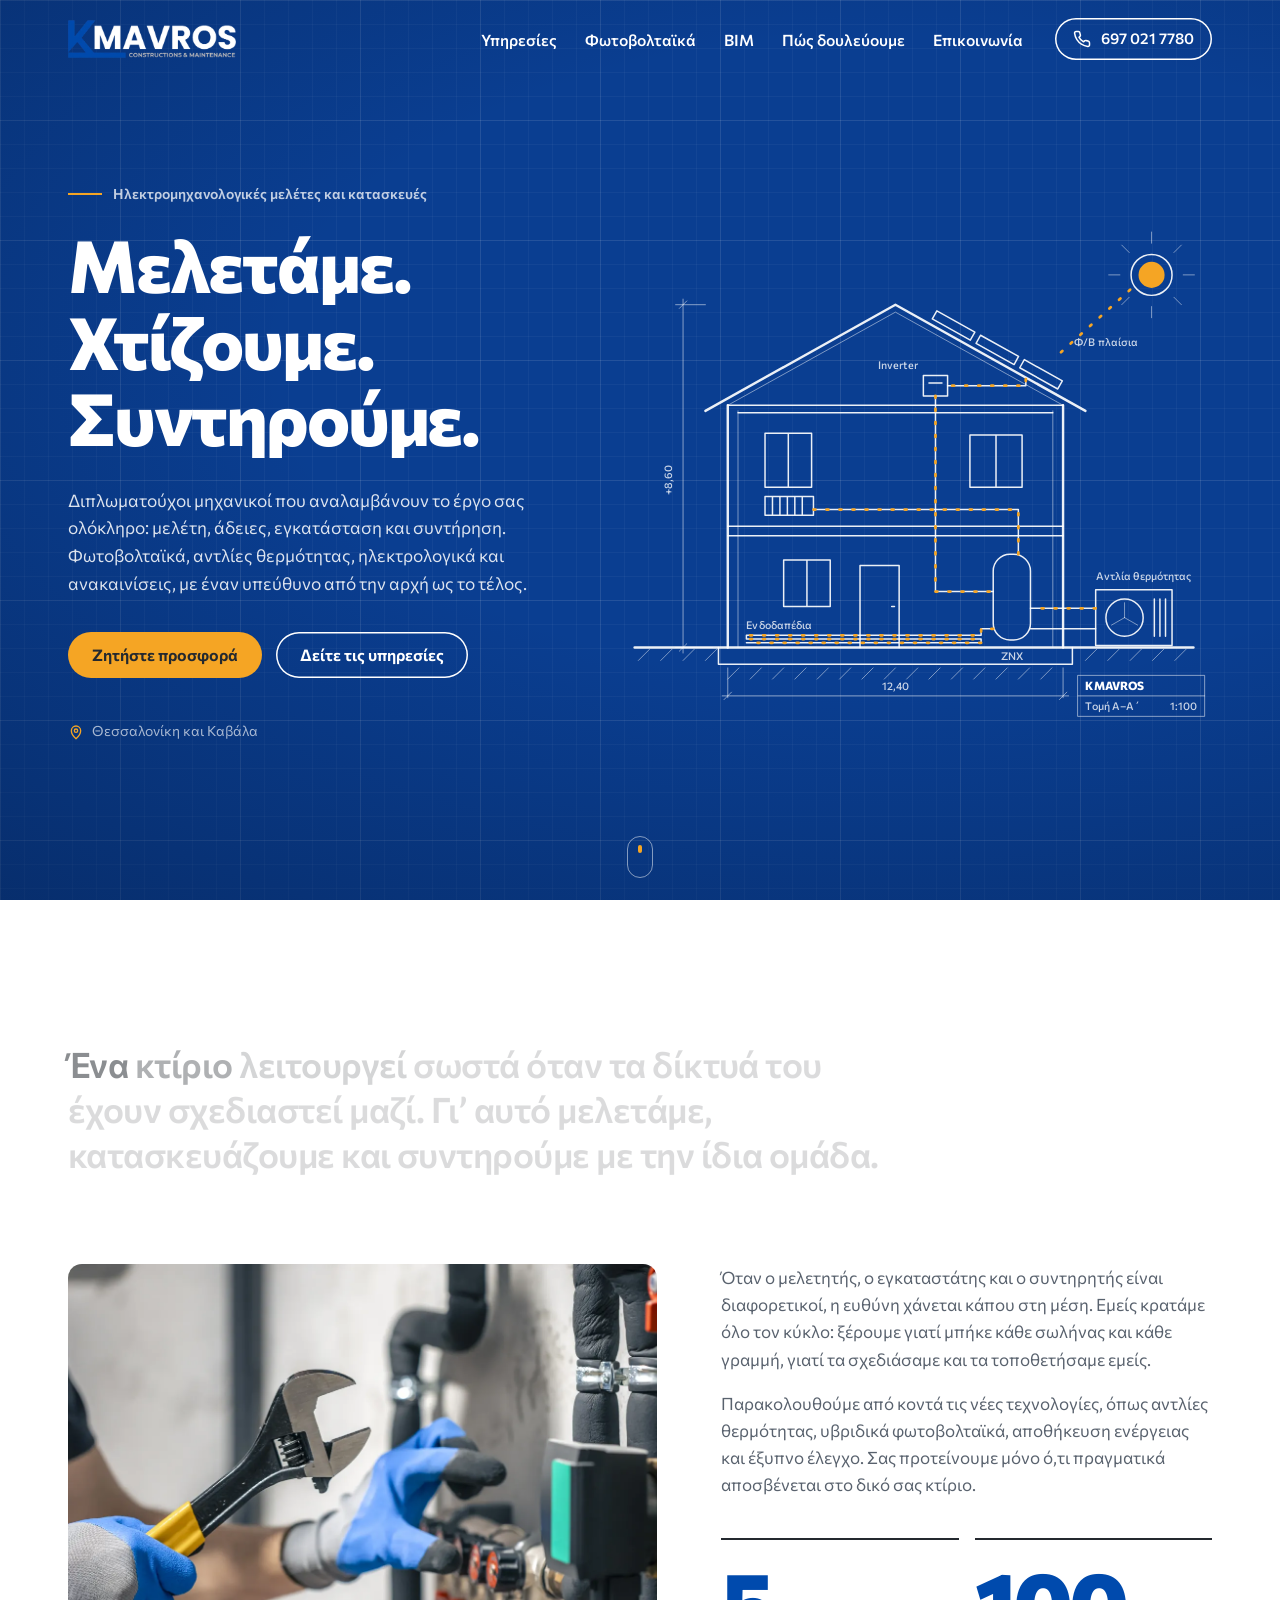
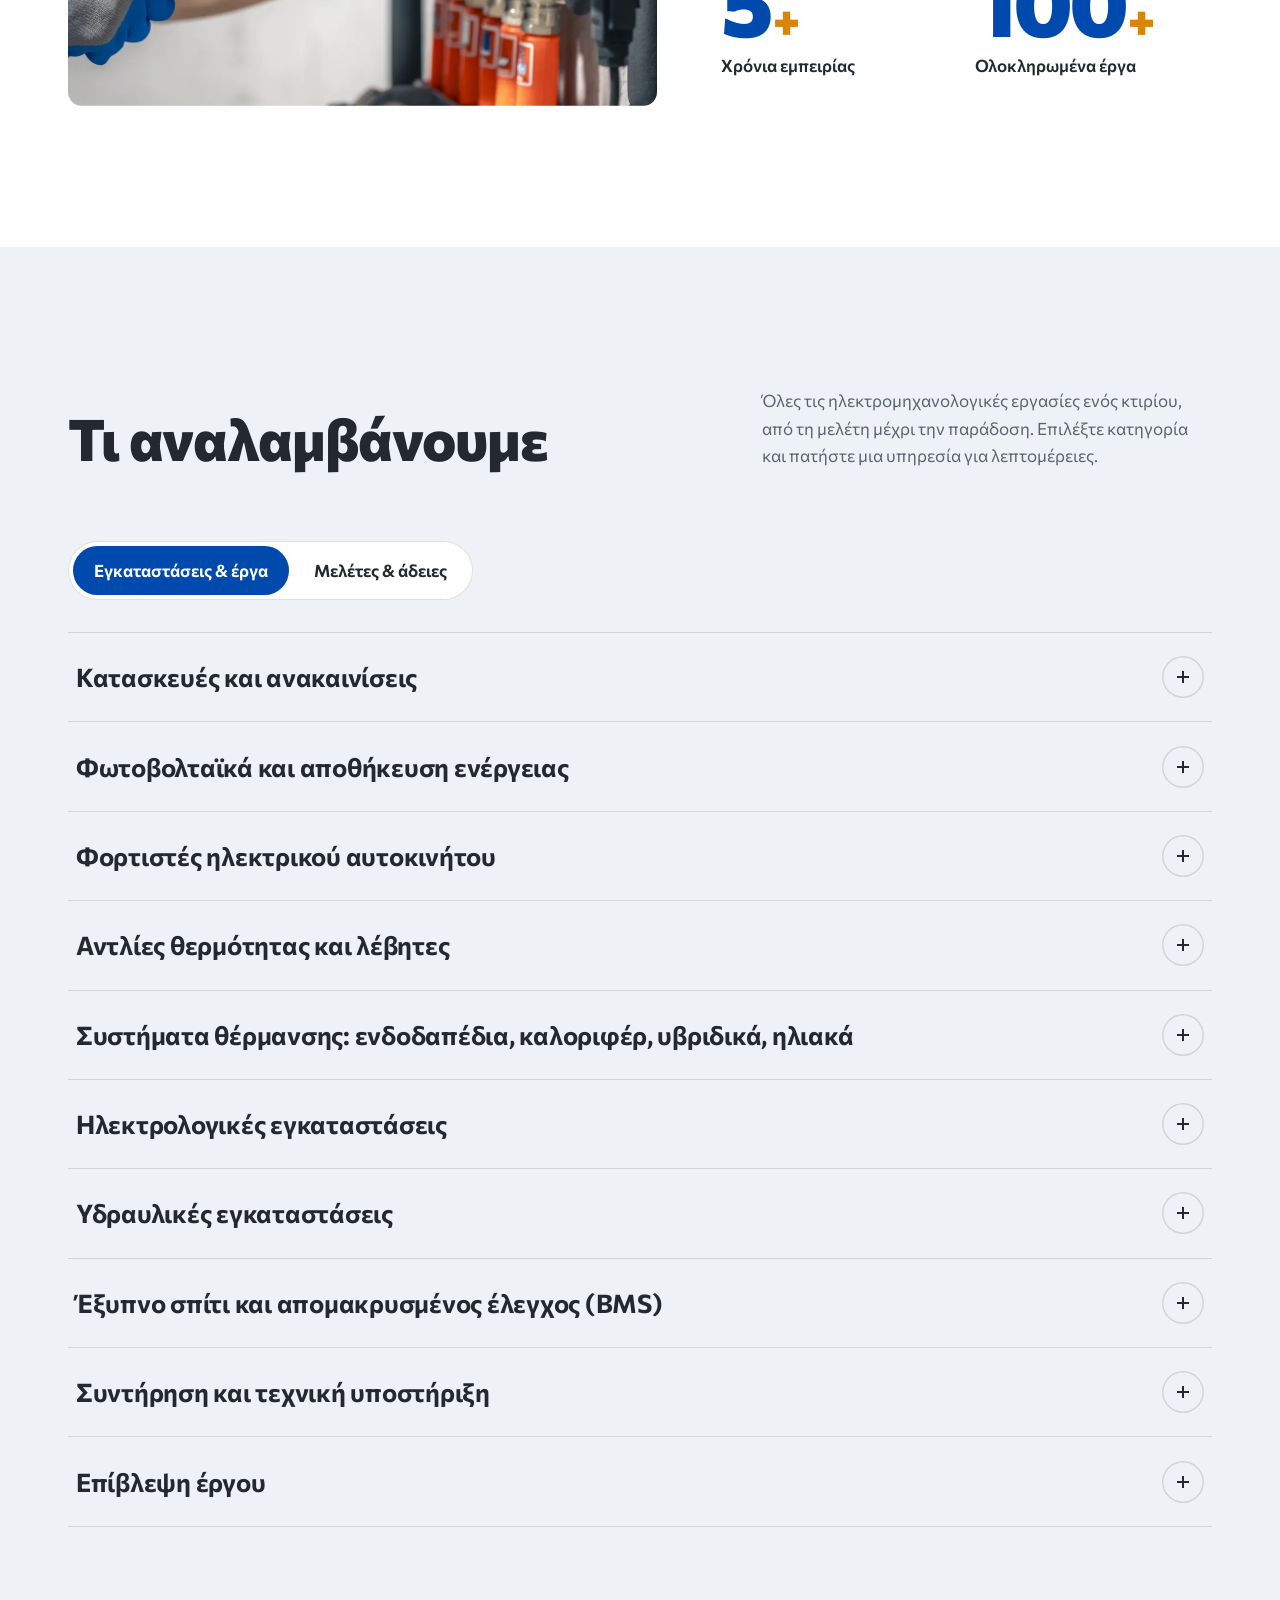
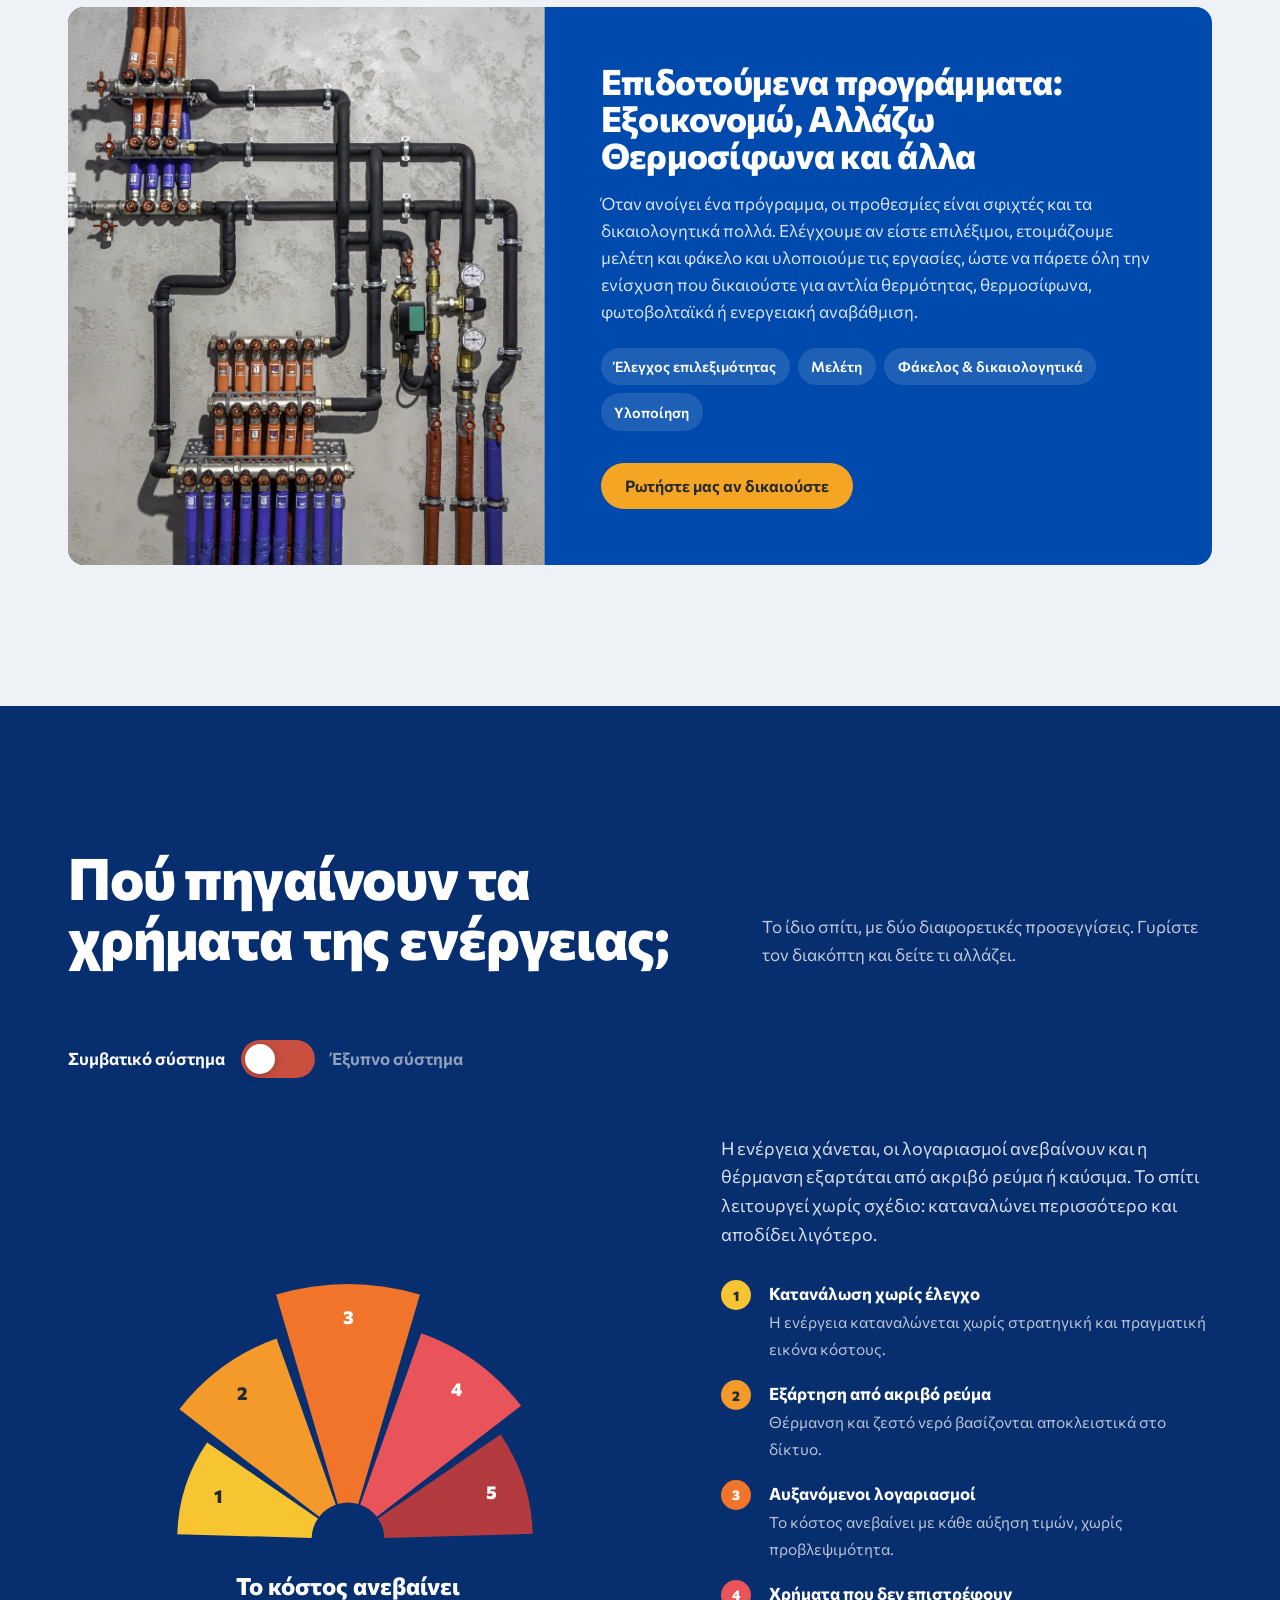
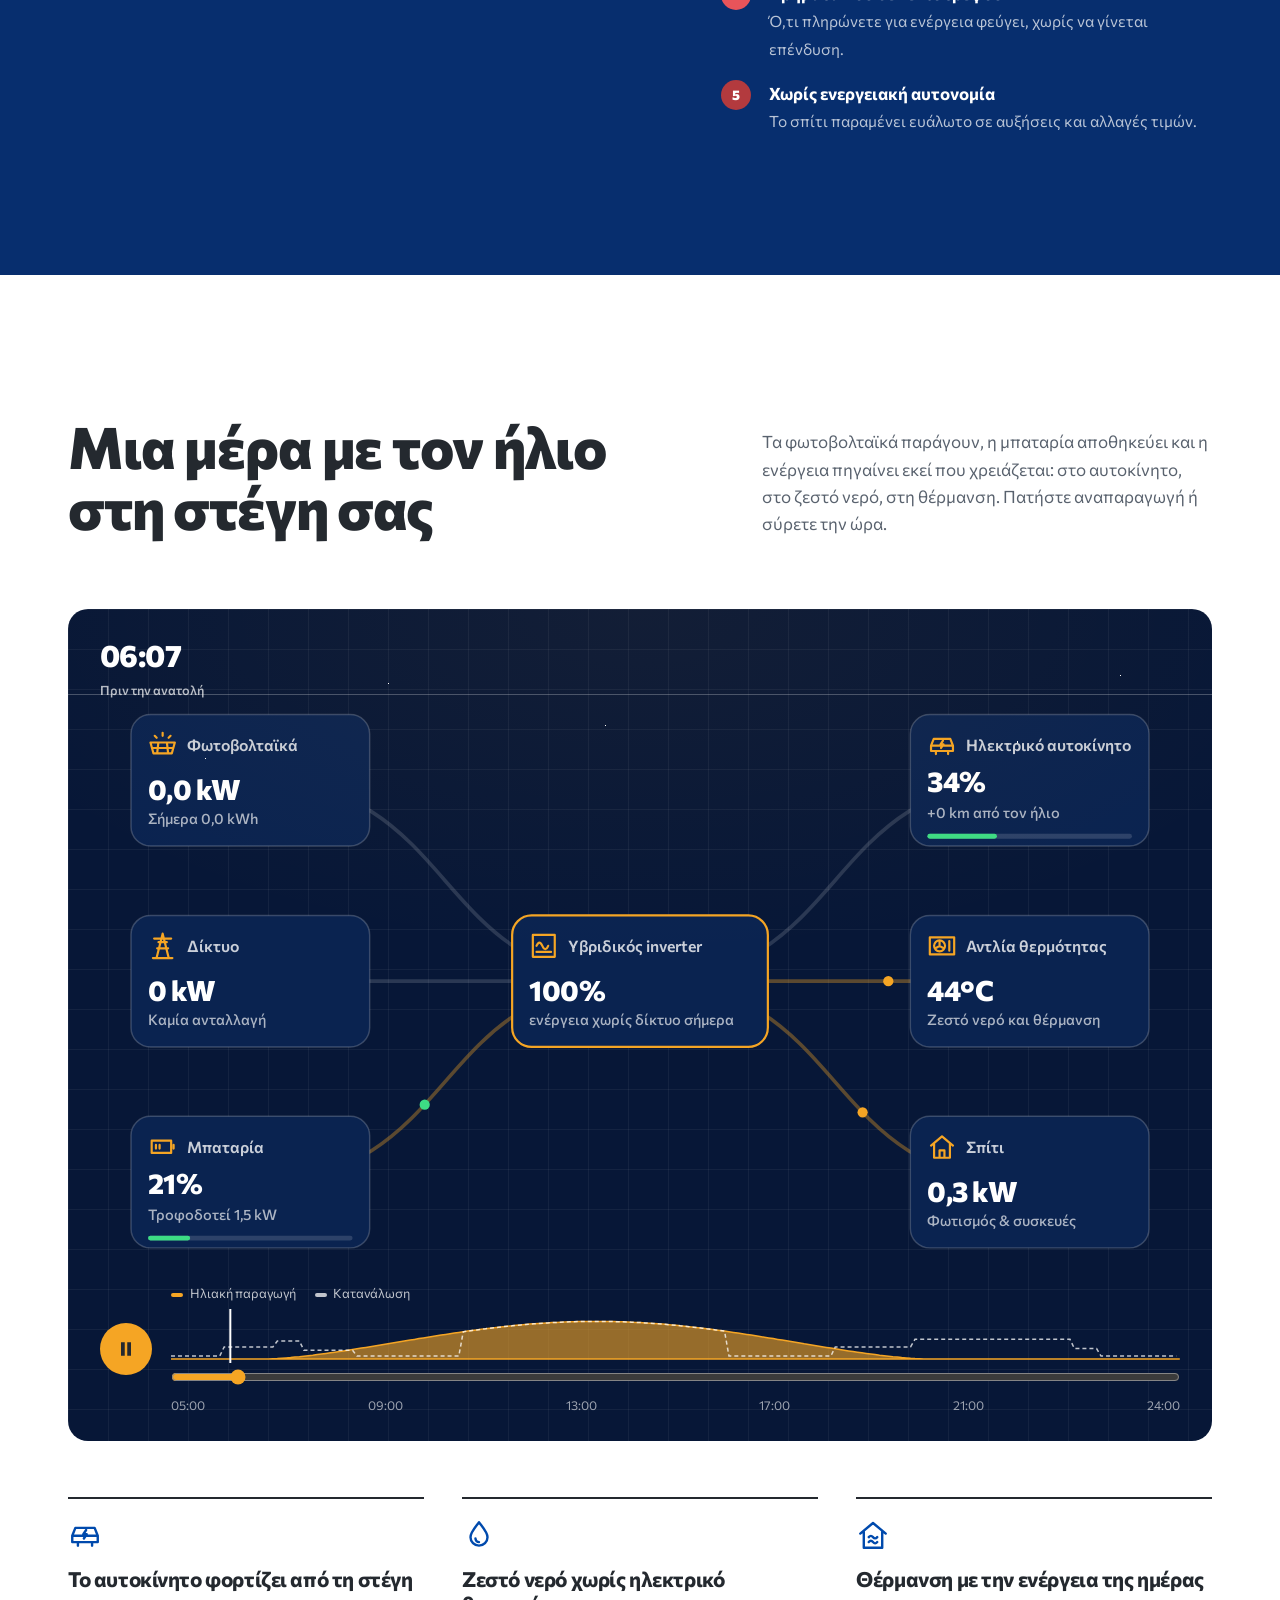
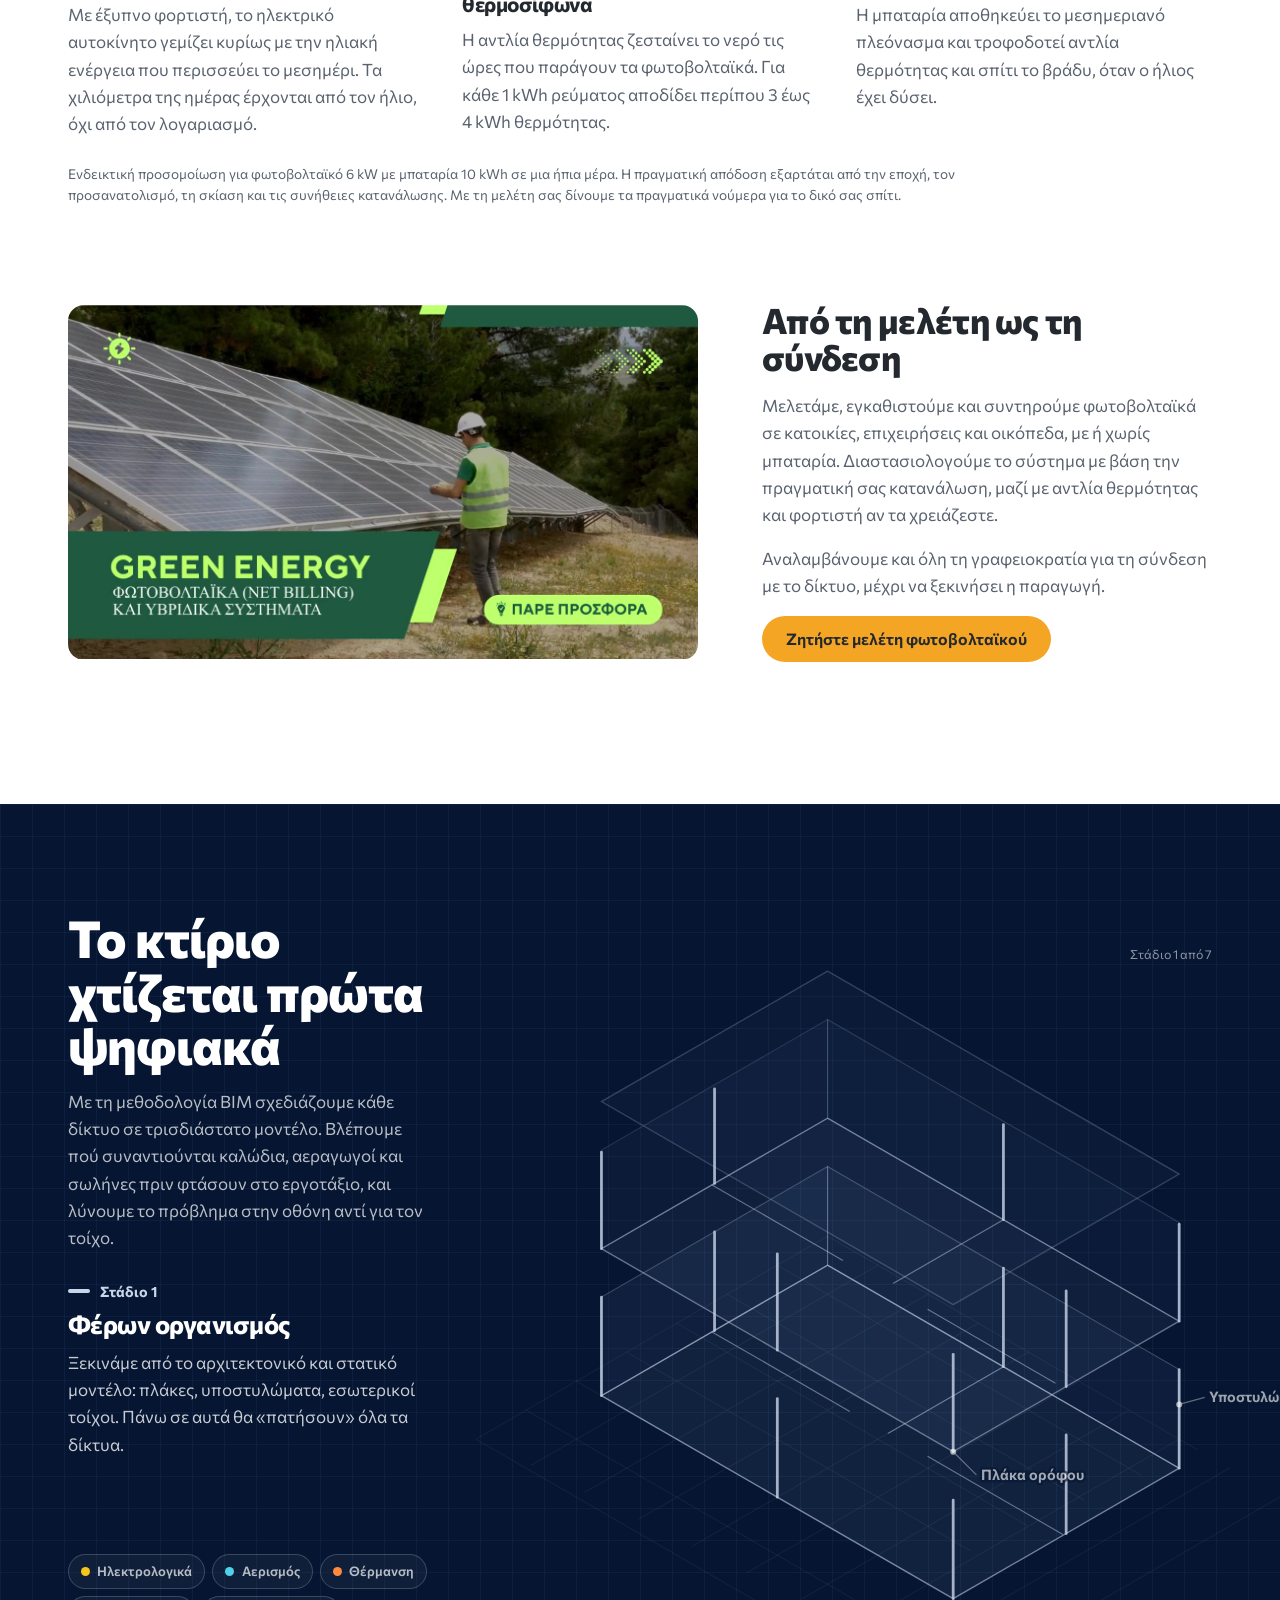
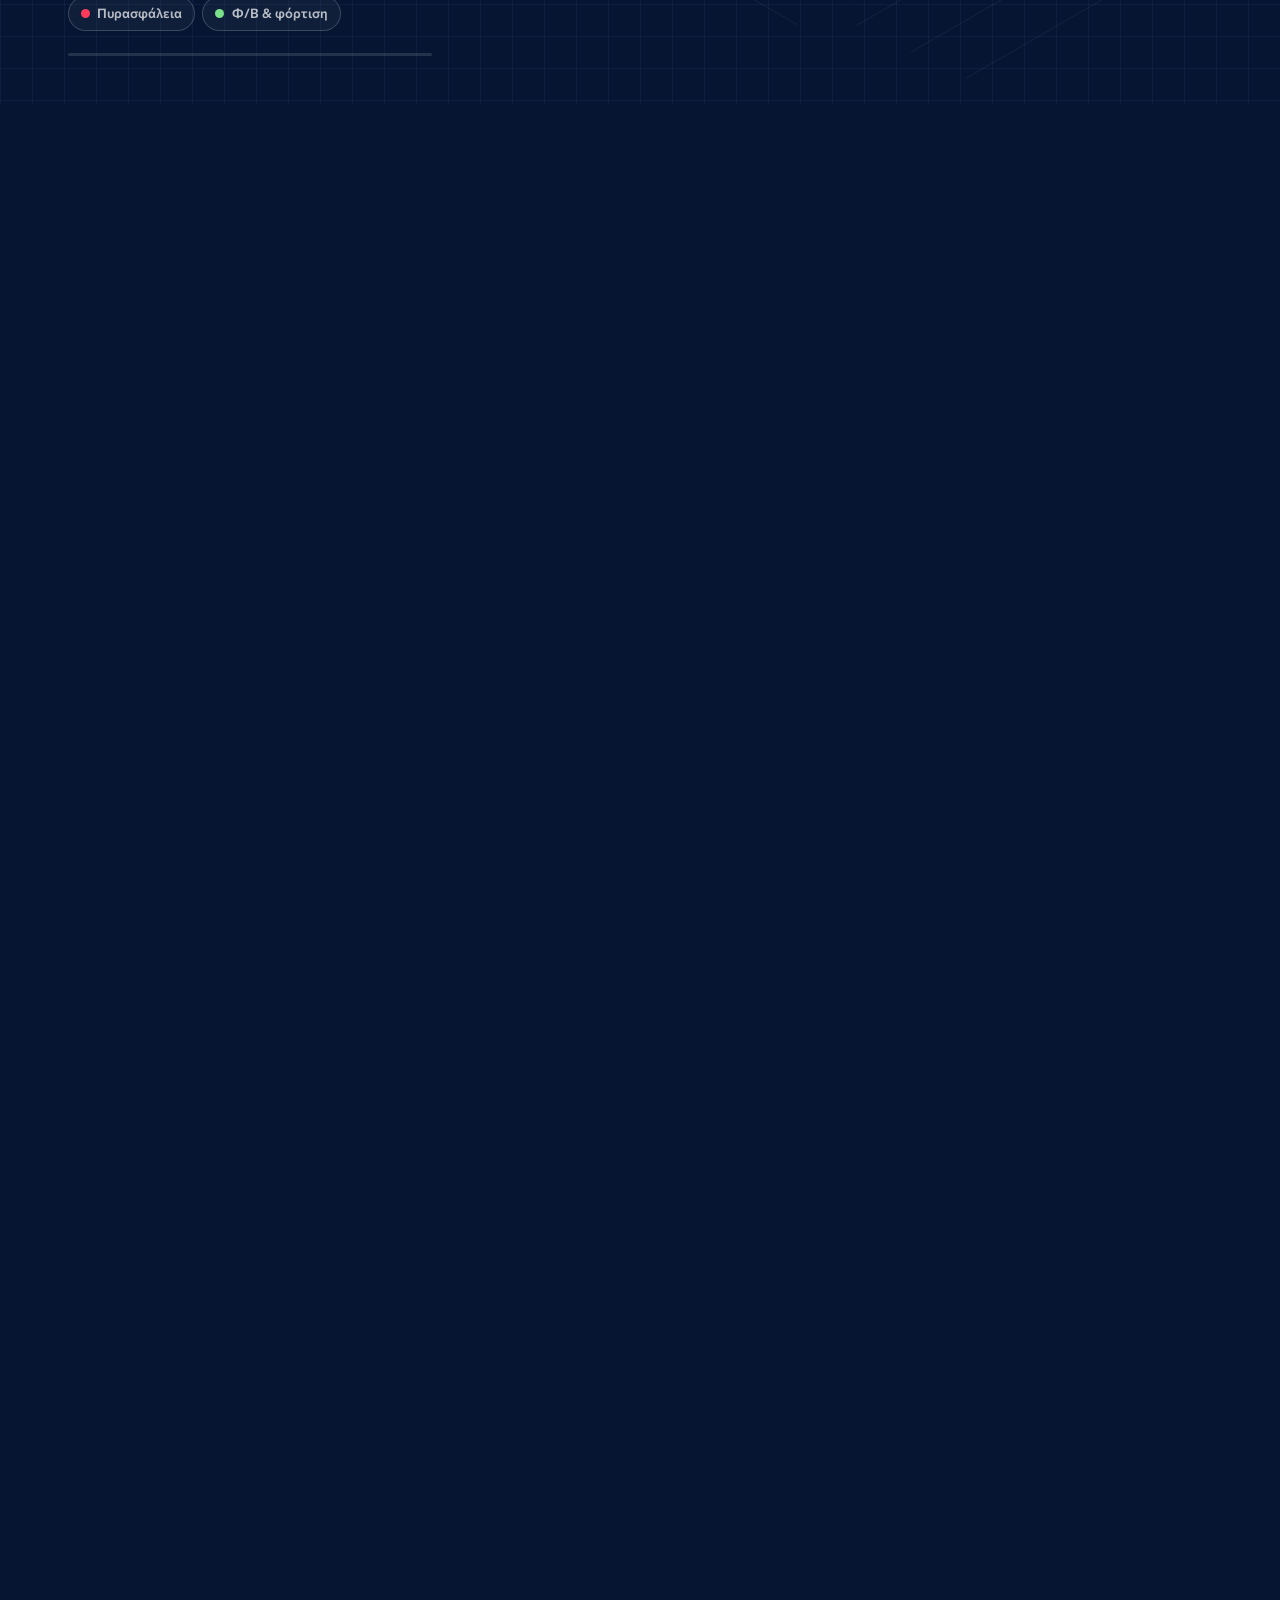
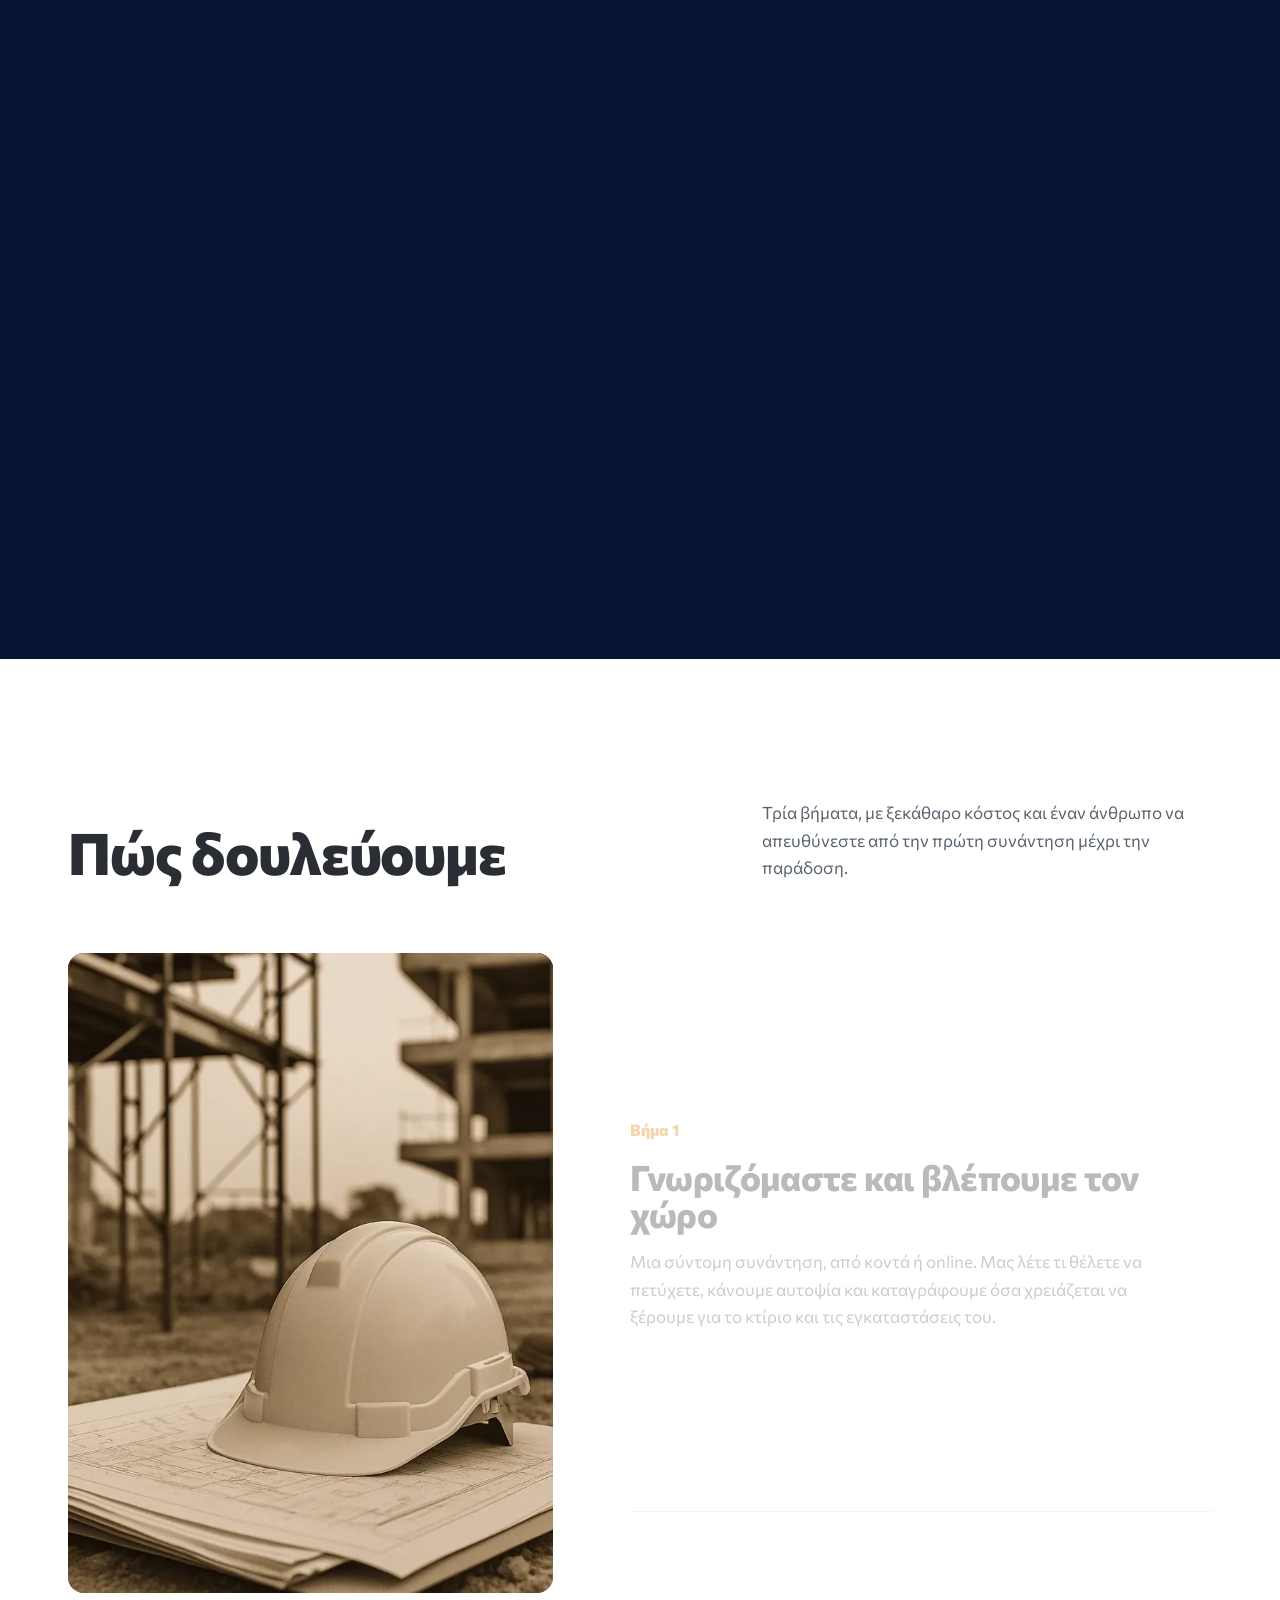
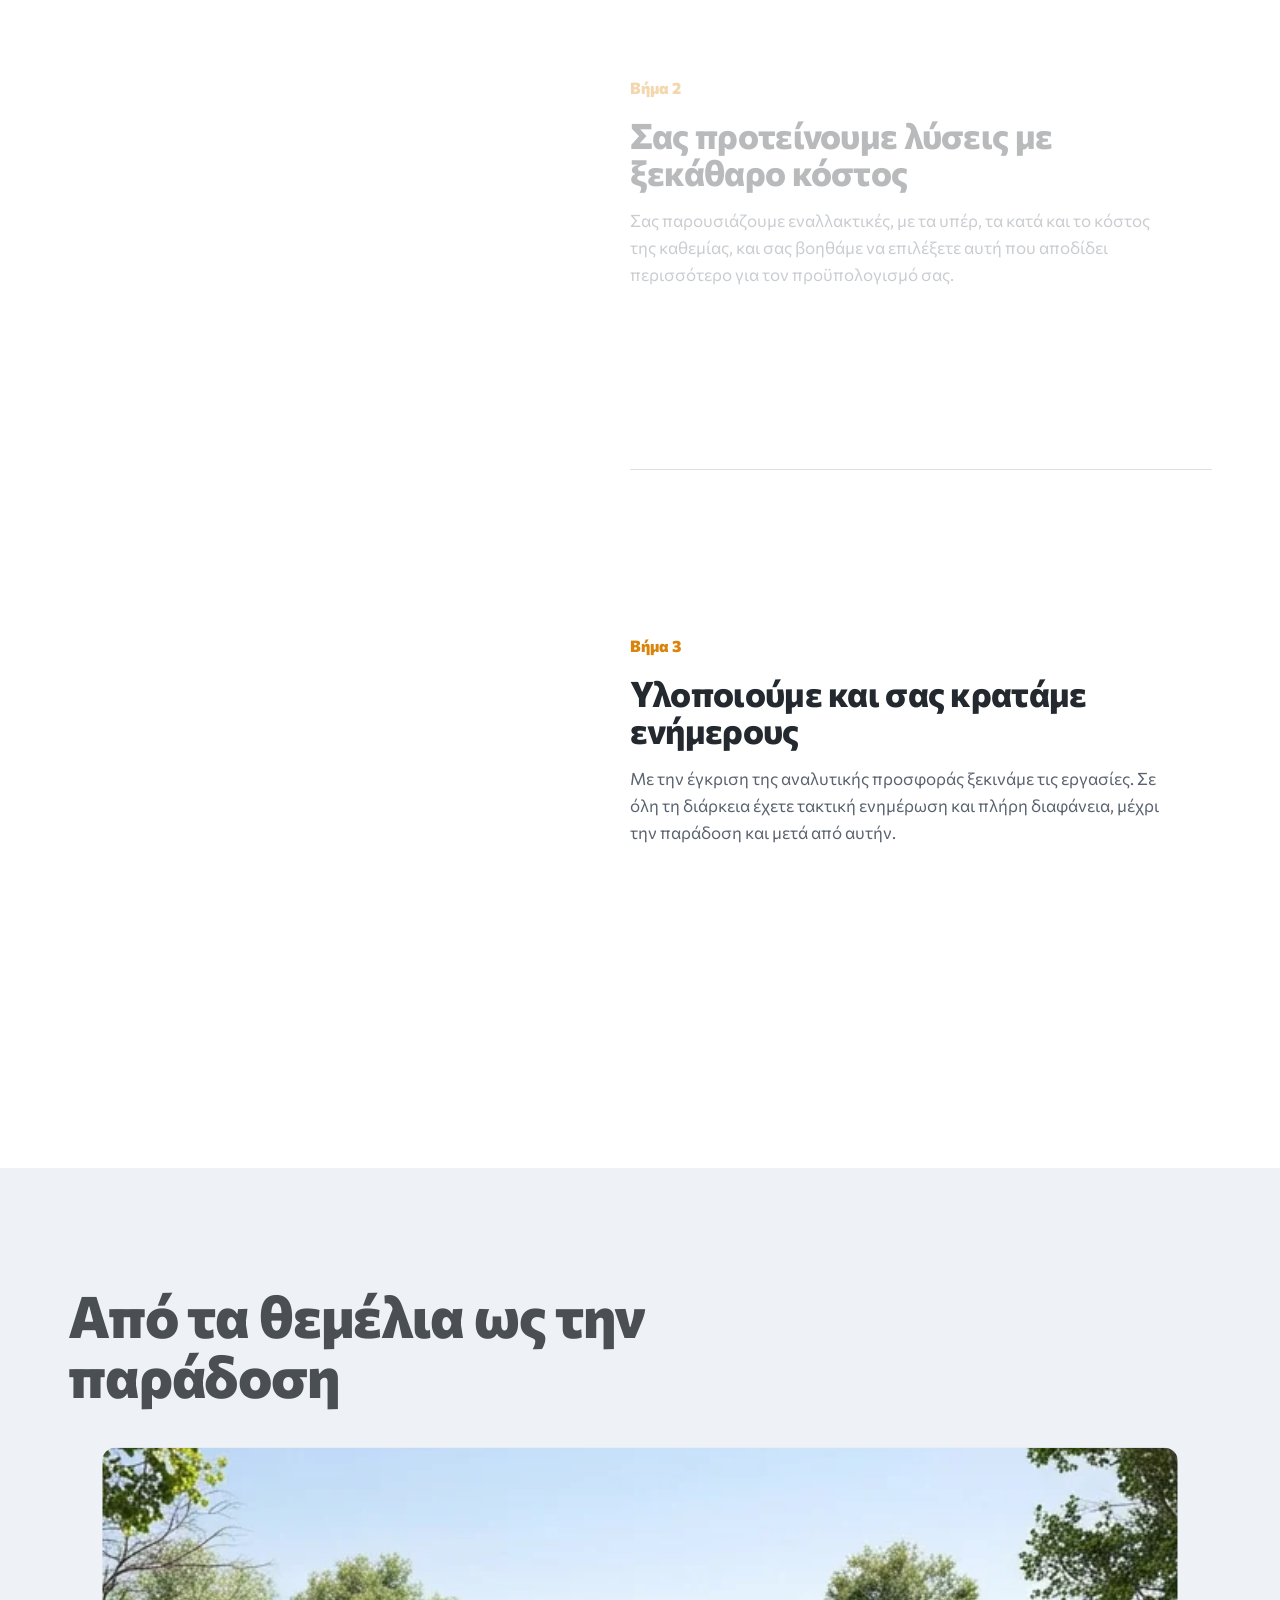
<file: index.html>
<!doctype html>
<html lang="el" class="no-js">
<head>
<meta charset="utf-8">
<meta name="viewport" content="width=device-width, initial-scale=1, viewport-fit=cover">
<title>KMavros | Ηλεκτρομηχανολογικές μελέτες και κατασκευές, Θεσσαλονίκη και Καβάλα</title>
<meta name="description" content="Διπλωματούχοι μηχανικοί σε Θεσσαλονίκη και Καβάλα: φωτοβολταϊκά με μπαταρία, φόρτιση ηλεκτρικού αυτοκινήτου, αντλίες θερμότητας, θέρμανση, ηλεκτρολογικά, σχεδιασμός BIM, ανακαινίσεις και συντήρηση.">
<meta name="theme-color" content="#0A3E91">
<link rel="canonical" href="https://kmavros.gr/">
<meta property="og:type" content="website">
<meta property="og:title" content="KMavros | Μελετάμε. Χτίζουμε. Συντηρούμε.">
<meta property="og:description" content="Φωτοβολταϊκά, αντλίες θερμότητας, φόρτιση αυτοκινήτου, BIM και κατασκευές σε Θεσσαλονίκη και Καβάλα.">
<meta property="og:image" content="https://kmavros.gr/assets/img/heating-install.webp">
<meta property="og:locale" content="el_GR">
<link rel="icon" href="favicon.png" type="image/png">
<link rel="apple-touch-icon" href="apple-touch-icon.png">
<link rel="preload" href="assets/fonts/commissioner-greek-full-normal.woff2" as="font" type="font/woff2" crossorigin>
<link rel="stylesheet" href="assets/css/style.css">
<script>document.documentElement.classList.remove('no-js');if(matchMedia('(prefers-reduced-motion: reduce)').matches)document.documentElement.classList.add('reduced');</script>
<script type="application/ld+json">
{
  "@context": "https://schema.org",
  "@type": "HomeAndConstructionBusiness",
  "name": "KMavros Constructions & Maintenance",
  "url": "https://kmavros.gr/",
  "email": "mavroskm@gmail.com",
  "telephone": "+306970217780",
  "address": { "@type": "PostalAddress", "streetAddress": "Ποσειδώνος 17", "addressCountry": "GR" },
  "areaServed": ["Θεσσαλονίκη", "Καβάλα"],
  "openingHours": "Mo-Sa 09:00-21:00"
}
</script>
</head>
<body>
<a class="skip-link" href="#main">Μετάβαση στο περιεχόμενο</a>

<header class="site-header" id="top">
  <div class="wrap">
    <a class="brand" href="#main" aria-label="KMavros, αρχική">
      <img class="logo-light" src="assets/img/logo-light.webp" alt="KMavros Constructions &amp; Maintenance" width="480" height="107">
      <img class="logo-dark" src="assets/img/logo-dark.webp" alt="" width="480" height="107" aria-hidden="true">
    </a>
    <nav class="nav" id="nav" aria-label="Κύριο μενού">
      <ul>
        <li><a href="#services">Υπηρεσίες</a></li>
        <li><a href="#solar">Φωτοβολταϊκά</a></li>
        <li><a href="#bim">BIM</a></li>
        <li><a href="#process">Πώς δουλεύουμε</a></li>
        <li><a href="#contact">Επικοινωνία</a></li>
      </ul>
      <a class="btn btn--ghost" href="tel:+306970217780">
        <svg viewBox="0 0 24 24" fill="none" stroke="currentColor" stroke-width="2" stroke-linecap="round" stroke-linejoin="round" aria-hidden="true"><path d="M22 16.9v3a2 2 0 0 1-2.2 2 19.8 19.8 0 0 1-8.6-3.1 19.5 19.5 0 0 1-6-6A19.8 19.8 0 0 1 2.1 4.2 2 2 0 0 1 4.1 2h3a2 2 0 0 1 2 1.7c.1.9.4 1.8.7 2.7a2 2 0 0 1-.5 2.1L8 9.8a16 16 0 0 0 6 6l1.3-1.3a2 2 0 0 1 2.1-.4c.9.3 1.8.6 2.7.7a2 2 0 0 1 1.7 2z"/></svg>
        697 021 7780
      </a>
    </nav>
    <button class="menu-toggle" aria-controls="nav" aria-expanded="false" aria-label="Άνοιγμα μενού"><span></span><span></span><span></span></button>
  </div>
</header>

<nav class="pipe-nav" aria-label="Ενότητες σελίδας">
  <div class="pipe-nav__track"></div>
  <div class="pipe-nav__fill"></div>
  <ol>
    <li><a href="#main" data-target="main"><span>Αρχή</span></a></li>
    <li><a href="#about" data-target="about"><span>Η εταιρεία</span></a></li>
    <li><a href="#services" data-target="services"><span>Υπηρεσίες</span></a></li>
    <li><a href="#energy" data-target="energy"><span>Ενέργεια</span></a></li>
    <li><a href="#solar" data-target="solar"><span>Φωτοβολταϊκά</span></a></li>
    <li><a href="#bim" data-target="bim"><span>Σχεδιασμός BIM</span></a></li>
    <li><a href="#process" data-target="process"><span>Πώς δουλεύουμε</span></a></li>
    <li><a href="#build" data-target="build"><span>Από τα θεμέλια</span></a></li>
    <li><a href="#contact" data-target="contact"><span>Επικοινωνία</span></a></li>
  </ol>
</nav>

<main id="main">

  <!-- ================= HERO ================= -->
  <section class="hero" data-dark>
    <div class="wrap">
      <div class="hero__copy">
        <p class="hero__kicker">Ηλεκτρομηχανολογικές μελέτες και κατασκευές</p>
        <h1>
          <span class="line"><span>Μελετάμε.</span></span>
          <span class="line"><span>Χτίζουμε.</span></span>
          <span class="line"><span>Συντηρούμε.</span></span>
        </h1>
        <p class="hero__lead">Διπλωματούχοι μηχανικοί που αναλαμβάνουν το έργο σας ολόκληρο: μελέτη, άδειες, εγκατάσταση και συντήρηση. Φωτοβολταϊκά, αντλίες θερμότητας, ηλεκτρολογικά και ανακαινίσεις, με έναν υπεύθυνο από την αρχή ως το τέλος.</p>
        <div class="hero__actions">
          <a class="btn magnetic" href="#contact">Ζητήστε προσφορά</a>
          <a class="btn btn--ghost" href="#services">Δείτε τις υπηρεσίες</a>
        </div>
        <p class="hero__area">
          <svg viewBox="0 0 24 24" fill="none" stroke="currentColor" stroke-width="2" aria-hidden="true"><path d="M12 22s7-6.2 7-12a7 7 0 1 0-14 0c0 5.8 7 12 7 12z"/><circle cx="12" cy="10" r="2.5"/></svg>
          Θεσσαλονίκη και Καβάλα
        </p>
      </div>

      <div class="hero__art">
        <svg class="drawing" id="drawing" viewBox="0 0 640 540" role="img" aria-label="Τεχνικό σχέδιο τομής κατοικίας με φωτοβολταϊκά, αντλία θερμότητας, μπόιλερ και ενδοδαπέδια θέρμανση">
          <g class="layer-back">
            <!-- ground & earth -->
            <path class="ln thick" d="M20 460 H620"/>
            <path class="ln thin" d="M36 462 l-12 12 M60 462 l-12 12 M84 462 l-12 12 M108 462 l-12 12 M132 482 l-12 12 M156 482 l-12 12 M180 482 l-12 12 M204 482 l-12 12 M228 482 l-12 12 M252 482 l-12 12 M276 482 l-12 12 M300 482 l-12 12 M324 482 l-12 12 M348 482 l-12 12 M372 482 l-12 12 M396 482 l-12 12 M420 482 l-12 12 M444 482 l-12 12 M468 482 l-12 12 M516 462 l-12 12 M540 462 l-12 12 M564 462 l-12 12 M588 462 l-12 12 M612 462 l-12 12"/>
            <!-- foundation -->
            <path class="ln" d="M110 460 V478 H490 V460"/>
            <!-- walls -->
            <path class="ln thick" d="M120 460 V200 M480 200 V460"/>
            <path class="ln thin" d="M131 460 V206 M469 206 V460"/>
            <!-- slabs -->
            <path class="ln" d="M120 200 H480 M131 208 H469"/>
            <path class="ln" d="M120 330 H480 M120 340 H480"/>
            <!-- roof -->
            <path class="ln thick" d="M96 206 L300 92 L504 206"/>
            <path class="ln thin" d="M120 200 L300 100 L480 200"/>
            <!-- windows & door -->
            <path class="ln" d="M160 230 h50 v58 h-50 z M185 230 v58"/>
            <path class="ln" d="M380 232 h56 v56 h-56 z M408 232 v56"/>
            <path class="ln" d="M180 366 h50 v50 h-50 z M205 366 v50"/>
            <path class="ln" d="M262 372 h42 v88 M262 372 v88 M296 416 h3"/>
            <!-- radiator -->
            <path class="ln" d="M160 298 h52 v20 h-52 z M168 298 v20 M176 298 v20 M184 298 v20 M192 298 v20 M200 298 v20"/>
            <!-- PV panels -->
            <path class="ln" d="M339.6 107.3 L380.4 130.1 L385.3 121.4 L344.5 98.6 Z M386.6 133.5 L427.4 156.3 L432.2 147.6 L391.4 124.8 Z M433.5 159.7 L474.3 182.5 L479.2 173.8 L438.4 151.0 Z"/>
            <!-- inverter -->
            <path class="ln" d="M330 168 h26 v22 h-26 z M336 176 h14"/>
            <!-- tank (ΖΝΧ) -->
            <rect class="ln" x="405" y="360" width="40" height="92" rx="18"/>
            <rect class="glow" x="409" y="380" width="32" height="68" rx="14"/>
            <!-- heat pump outdoor unit -->
            <path class="ln" d="M515 398 h82 v60 h-82 z M578 408 v40 M584 408 v40 M590 408 v40"/>
            <circle class="ln" cx="546" cy="428" r="20"/>
            <g class="fan"><path class="ln thin" d="M546 428 l0 -16 M546 428 l14 8 M546 428 l-14 8"/></g>
            <!-- pipes -->
            <path class="ln" d="M515 418 H445 M515 440 H445"/>
            <path class="ln" d="M405 440 H392 V447 H140 V451 H392 V455 H140"/>
            <path class="ln" d="M432 360 V312 H212"/>
            <path class="ln" d="M440 172 V179 H356 M343 190 V400 H405"/>
            <!-- sun -->
            <circle class="ln" cx="575" cy="60" r="22"/>
            <path class="ln thin" d="M575 26 v-12 M575 94 v12 M541 60 h-12 M609 60 h12 M551 36 l-8 -8 M599 84 l8 8 M599 36 l8 -8 M551 84 l-8 8"/>
            <!-- dimensions -->
            <path class="ln dim" d="M120 482 V514 M480 482 V514 M114 512 H486 M116 516 l8 -8 M476 516 l8 -8"/>
            <path class="ln dim" d="M64 92 H96 M64 460 H104 M72 86 V466 M68 464 l8 -8 M68 96 l8 -8"/>
            <!-- title block -->
            <path class="ln dim" d="M496 490 H632 V534 H496 Z M496 512 H632"/>
          </g>

          <!-- energy flows -->
          <circle class="sun-core" cx="575" cy="60" r="14"/>
          <path class="flow slow" d="M552 76 L470 150"/>
          <path class="flow" d="M440 172 V179 H356 M343 190 V400 H405"/>
          <path class="flow" d="M515 418 H445"/>
          <path class="flow" d="M405 440 H392 V447 H140 V451 H392 V455 H140"/>
          <path class="flow" d="M432 360 V312 H212"/>

          <g class="anno">
            <text x="492" y="136">Φ/Β πλαίσια</text>
            <text x="324" y="161" text-anchor="end">Inverter</text>
            <text x="515" y="388">Αντλία θερμότητας</text>
            <text x="425" y="474" text-anchor="middle">ΖΝΧ</text>
            <text x="140" y="440">Ενδοδαπέδια</text>
            <text x="300" y="506" text-anchor="middle">12,40</text>
            <text x="60" y="280" text-anchor="middle" transform="rotate(-90 60 280)">+8,60</text>
            <text class="b" x="504" y="506">KMAVROS</text>
            <text x="504" y="527">Τομή Α–Α΄</text>
            <text x="624" y="527" text-anchor="end">1:100</text>
          </g>
        </svg>
      </div>
    </div>
    <a class="hero__scroll" href="#about" aria-label="Συνέχεια προς τα κάτω"></a>
  </section>

  <!-- ================= ABOUT ================= -->
  <section class="section about" id="about">
    <div class="wrap">
      <p class="statement" data-words>Ένα κτίριο λειτουργεί σωστά όταν τα δίκτυά του έχουν σχεδιαστεί μαζί. Γι’ αυτό μελετάμε, κατασκευάζουμε και συντηρούμε με την ίδια ομάδα.</p>
      <div class="about__grid">
        <div class="about__media reveal-img">
          <img src="assets/img/heating-install.webp" alt="Τεχνικός ελέγχει σωληνώσεις εγκατάστασης θέρμανσης" width="1600" height="1067" loading="lazy" data-parallax>
        </div>
        <div class="about__text">
          <p>Όταν ο μελετητής, ο εγκαταστάτης και ο συντηρητής είναι διαφορετικοί, η ευθύνη χάνεται κάπου στη μέση. Εμείς κρατάμε όλο τον κύκλο: ξέρουμε γιατί μπήκε κάθε σωλήνας και κάθε γραμμή, γιατί τα σχεδιάσαμε και τα τοποθετήσαμε εμείς.</p>
          <p>Παρακολουθούμε από κοντά τις νέες τεχνολογίες, όπως αντλίες θερμότητας, υβριδικά φωτοβολταϊκά, αποθήκευση ενέργειας και έξυπνο έλεγχο. Σας προτείνουμε μόνο ό,τι πραγματικά αποσβένεται στο δικό σας κτίριο.</p>
          <div class="stats">
            <div class="stat">
              <div class="stat__num"><span data-count="5">5</span><small>+</small></div>
              <div class="stat__label">Χρόνια εμπειρίας</div>
            </div>
            <div class="stat">
              <div class="stat__num"><span data-count="100">100</span><small>+</small></div>
              <div class="stat__label">Ολοκληρωμένα έργα</div>
            </div>
          </div>
        </div>
      </div>
    </div>
  </section>

  <!-- ================= SERVICES ================= -->
  <section class="section services" id="services">
    <div class="wrap">
      <div class="section-head">
        <h2>Τι αναλαμβάνουμε</h2>
        <p>Όλες τις ηλεκτρομηχανολογικές εργασίες ενός κτιρίου, από τη μελέτη μέχρι την παράδοση. Επιλέξτε κατηγορία και πατήστε μια υπηρεσία για λεπτομέρειες.</p>
      </div>

      <div class="tabs" role="tablist" aria-label="Κατηγορίες υπηρεσιών">
        <span class="tabs__pill" aria-hidden="true"></span>
        <button role="tab" id="tab-works" aria-controls="list-works" aria-selected="true">Εγκαταστάσεις &amp; έργα</button>
        <button role="tab" id="tab-studies" aria-controls="list-studies" aria-selected="false" tabindex="-1">Μελέτες &amp; άδειες</button>
      </div>

      <ul class="svc-list" id="list-works" role="tabpanel" aria-labelledby="tab-works">
        <li class="svc"><button class="svc__btn" aria-expanded="false"><span class="svc__title">Κατασκευές και ανακαινίσεις</span><span class="svc__icon"><svg viewBox="0 0 16 16" fill="none" stroke="currentColor" stroke-width="2" aria-hidden="true"><path d="M8 2v12M2 8h12"/></svg></span></button>
          <div class="svc__panel"><div><p>Νέες κατασκευές και ανακαινίσεις κατοικιών, καταστημάτων και επαγγελματικών χώρων. Συντονίζουμε όλα τα συνεργεία και παραδίδουμε τον χώρο έτοιμο, με τις εγκαταστάσεις σχεδιασμένες από την αρχή και όχι «μπαλωμένες» στο τέλος.</p></div></div></li>
        <li class="svc"><button class="svc__btn" aria-expanded="false"><span class="svc__title">Φωτοβολταϊκά και αποθήκευση ενέργειας</span><span class="svc__icon"><svg viewBox="0 0 16 16" fill="none" stroke="currentColor" stroke-width="2" aria-hidden="true"><path d="M8 2v12M2 8h12"/></svg></span></button>
          <div class="svc__panel"><div><p>Φωτοβολταϊκά σε στέγες, δώματα και οικόπεδα, με ή χωρίς μπαταρία. Επιλέγουμε πλαίσια και inverter με βάση το δικό σας προφίλ κατανάλωσης και αναλαμβάνουμε τη σύνδεση με το δίκτυο και την τακτική συντήρηση.</p></div></div></li>
        <li class="svc"><button class="svc__btn" aria-expanded="false"><span class="svc__title">Φορτιστές ηλεκτρικού αυτοκινήτου</span><span class="svc__icon"><svg viewBox="0 0 16 16" fill="none" stroke="currentColor" stroke-width="2" aria-hidden="true"><path d="M8 2v12M2 8h12"/></svg></span></button>
          <div class="svc__panel"><div><p>Εγκατάσταση φορτιστή (wallbox) στο σπίτι ή στην επιχείρηση, με έξυπνη φόρτιση που αξιοποιεί πρώτα την ηλιακή ενέργεια που περισσεύει. Ελέγχουμε και αναβαθμίζουμε την ηλεκτρική παροχή όπου χρειάζεται.</p></div></div></li>
        <li class="svc"><button class="svc__btn" aria-expanded="false"><span class="svc__title">Αντλίες θερμότητας και λέβητες</span><span class="svc__icon"><svg viewBox="0 0 16 16" fill="none" stroke="currentColor" stroke-width="2" aria-hidden="true"><path d="M8 2v12M2 8h12"/></svg></span></button>
          <div class="svc__panel"><div><p>Αντλίες θερμότητας για θέρμανση, ψύξη και ζεστό νερό, καθώς και λέβητες αερίου, pellet, ξύλου ή υβριδικοί. Προτείνουμε τη λύση που ταιριάζει στο κτίριο, στη χρήση και στον προϋπολογισμό σας.</p></div></div></li>
        <li class="svc"><button class="svc__btn" aria-expanded="false"><span class="svc__title">Συστήματα θέρμανσης: ενδοδαπέδια, καλοριφέρ, υβριδικά, ηλιακά</span><span class="svc__icon"><svg viewBox="0 0 16 16" fill="none" stroke="currentColor" stroke-width="2" aria-hidden="true"><path d="M8 2v12M2 8h12"/></svg></span></button>
          <div class="svc__panel"><div><p>Κάνουμε θερμικούς υπολογισμούς ανά χώρο, ώστε η θέρμανση να είναι ομοιόμορφη και η κατανάλωση η ελάχιστη δυνατή.</p></div></div></li>
        <li class="svc"><button class="svc__btn" aria-expanded="false"><span class="svc__title">Ηλεκτρολογικές εγκαταστάσεις</span><span class="svc__icon"><svg viewBox="0 0 16 16" fill="none" stroke="currentColor" stroke-width="2" aria-hidden="true"><path d="M8 2v12M2 8h12"/></svg></span></button>
          <div class="svc__panel"><div><p>Νέες εγκαταστάσεις και αναβαθμίσεις σε κατοικίες και επαγγελματικούς χώρους: γραμμές, πίνακες, φωτισμός, γειώσεις και αυτοματισμοί, σύμφωνα με τα ισχύοντα πρότυπα ασφαλείας.</p></div></div></li>
        <li class="svc"><button class="svc__btn" aria-expanded="false"><span class="svc__title">Υδραυλικές εγκαταστάσεις</span><span class="svc__icon"><svg viewBox="0 0 16 16" fill="none" stroke="currentColor" stroke-width="2" aria-hidden="true"><path d="M8 2v12M2 8h12"/></svg></span></button>
          <div class="svc__panel"><div><p>Νέα δίκτυα ύδρευσης και αποχέτευσης, αντικατάσταση παλαιών σωληνώσεων και επισκευές. Πιστοποιημένα υλικά, σωστή πίεση και στεγανότητα που κρατά χρόνια.</p></div></div></li>
        <li class="svc"><button class="svc__btn" aria-expanded="false"><span class="svc__title">Έξυπνο σπίτι και απομακρυσμένος έλεγχος (BMS)</span><span class="svc__icon"><svg viewBox="0 0 16 16" fill="none" stroke="currentColor" stroke-width="2" aria-hidden="true"><path d="M8 2v12M2 8h12"/></svg></span></button>
          <div class="svc__panel"><div><p>Έλεγχος φωτισμού, θέρμανσης, ψύξης και ασφάλειας από το κινητό, με σενάρια που μειώνουν την κατανάλωση όταν λείπετε.</p></div></div></li>
        <li class="svc"><button class="svc__btn" aria-expanded="false"><span class="svc__title">Συντήρηση και τεχνική υποστήριξη</span><span class="svc__icon"><svg viewBox="0 0 16 16" fill="none" stroke="currentColor" stroke-width="2" aria-hidden="true"><path d="M8 2v12M2 8h12"/></svg></span></button>
          <div class="svc__panel"><div><p>Προγραμματισμένη συντήρηση σε λέβητες, αντλίες θερμότητας, κλιματιστικά και φωτοβολταϊκά, και άμεση ανταπόκριση όταν κάτι δεν λειτουργεί.</p></div></div></li>
        <li class="svc"><button class="svc__btn" aria-expanded="false"><span class="svc__title">Επίβλεψη έργου</span><span class="svc__icon"><svg viewBox="0 0 16 16" fill="none" stroke="currentColor" stroke-width="2" aria-hidden="true"><path d="M8 2v12M2 8h12"/></svg></span></button>
          <div class="svc__panel"><div><p>Παρακολουθούμε το έργο σε κάθε στάδιο: χρονοδιάγραμμα, ποιοτικός έλεγχος, συντονισμός συνεργείων. Εσείς ενημερώνεστε, εμείς έχουμε την ευθύνη.</p></div></div></li>
      </ul>
      <ul class="svc-list" id="list-studies" role="tabpanel" aria-labelledby="tab-studies" hidden>
        <li class="svc"><button class="svc__btn" aria-expanded="false"><span class="svc__title">Μελέτη φωτοβολταϊκού και αποθήκευσης</span><span class="svc__icon"><svg viewBox="0 0 16 16" fill="none" stroke="currentColor" stroke-width="2" aria-hidden="true"><path d="M8 2v12M2 8h12"/></svg></span></button>
          <div class="svc__panel"><div><p>Υπολογισμός παραγωγής, επιλογή εξοπλισμού, διαστασιολόγηση μπαταρίας και πλήρης φάκελος για τη σύνδεση με το δίκτυο του ΔΕΔΔΗΕ.</p></div></div></li>
        <li class="svc"><button class="svc__btn" aria-expanded="false"><span class="svc__title">Σχεδιασμός BIM ηλεκτρομηχανολογικών</span><span class="svc__icon"><svg viewBox="0 0 16 16" fill="none" stroke="currentColor" stroke-width="2" aria-hidden="true"><path d="M8 2v12M2 8h12"/></svg></span></button>
          <div class="svc__panel"><div><p>Τρισδιάστατο μοντέλο όλων των δικτύων του κτιρίου με έλεγχο συγκρούσεων πριν την κατασκευή. Λιγότερες αλλαγές στο εργοτάξιο και ακριβέστερες προμετρήσεις.</p></div></div></li>
        <li class="svc"><button class="svc__btn" aria-expanded="false"><span class="svc__title">Μηχανολογική μελέτη: θέρμανση, ψύξη, αερισμός</span><span class="svc__icon"><svg viewBox="0 0 16 16" fill="none" stroke="currentColor" stroke-width="2" aria-hidden="true"><path d="M8 2v12M2 8h12"/></svg></span></button>
          <div class="svc__panel"><div><p>Θέρμανση, ψύξη, αερισμός και ζεστό νερό χρήσης, σχεδιασμένα ως ενιαίο σύστημα με υψηλή απόδοση και χαμηλό λειτουργικό κόστος.</p></div></div></li>
        <li class="svc"><button class="svc__btn" aria-expanded="false"><span class="svc__title">Μελέτη αντλίας θερμότητας ή λέβητα</span><span class="svc__icon"><svg viewBox="0 0 16 16" fill="none" stroke="currentColor" stroke-width="2" aria-hidden="true"><path d="M8 2v12M2 8h12"/></svg></span></button>
          <div class="svc__panel"><div><p>Υπολογίζουμε τις θερμικές απώλειες του κτιρίου και επιλέγουμε μηχάνημα με τη σωστή ισχύ: ούτε υπερδιαστασιολογημένο ούτε ανεπαρκές.</p></div></div></li>
        <li class="svc"><button class="svc__btn" aria-expanded="false"><span class="svc__title">Ηλεκτρολογική μελέτη</span><span class="svc__icon"><svg viewBox="0 0 16 16" fill="none" stroke="currentColor" stroke-width="2" aria-hidden="true"><path d="M8 2v12M2 8h12"/></svg></span></button>
          <div class="svc__panel"><div><p>Φωτισμός, πίνακες, γραμμές, αυτοματισμοί και ειδικές εγκαταστάσεις, με όλους τους απαραίτητους υπολογισμούς ασφαλείας.</p></div></div></li>
        <li class="svc"><button class="svc__btn" aria-expanded="false"><span class="svc__title">Μελέτη ενεργειακής απόδοσης (ΚΕΝΑΚ)</span><span class="svc__icon"><svg viewBox="0 0 16 16" fill="none" stroke="currentColor" stroke-width="2" aria-hidden="true"><path d="M8 2v12M2 8h12"/></svg></span></button>
          <div class="svc__panel"><div><p>Ενεργειακή κατάταξη του κτιρίου και οι παρεμβάσεις που την βελτιώνουν, με πλήρη φάκελο για την έκδοση άδειας.</p></div></div></li>
        <li class="svc"><button class="svc__btn" aria-expanded="false"><span class="svc__title">Μελέτη πυρασφάλειας</span><span class="svc__icon"><svg viewBox="0 0 16 16" fill="none" stroke="currentColor" stroke-width="2" aria-hidden="true"><path d="M8 2v12M2 8h12"/></svg></span></button>
          <div class="svc__panel"><div><p>Παθητική και ενεργητική πυροπροστασία για κάθε χρήση κτιρίου: πυρανίχνευση, πυρόσβεση, οδεύσεις διαφυγής, σύμφωνα με τον ισχύοντα κανονισμό.</p></div></div></li>
        <li class="svc"><button class="svc__btn" aria-expanded="false"><span class="svc__title">Μελέτες ανακαίνισης και αναδιαρρύθμισης</span><span class="svc__icon"><svg viewBox="0 0 16 16" fill="none" stroke="currentColor" stroke-width="2" aria-hidden="true"><path d="M8 2v12M2 8h12"/></svg></span></button>
          <div class="svc__panel"><div><p>Αποτύπωση της υπάρχουσας κατάστασης, προτάσεις διαρρύθμισης και τεχνικές λύσεις που αυξάνουν την αξία και τη λειτουργικότητα του χώρου.</p></div></div></li>
        <li class="svc"><button class="svc__btn" aria-expanded="false"><span class="svc__title">Άδειες Η/Μ και φάκελοι επιδοτήσεων</span><span class="svc__icon"><svg viewBox="0 0 16 16" fill="none" stroke="currentColor" stroke-width="2" aria-hidden="true"><path d="M8 2v12M2 8h12"/></svg></span></button>
          <div class="svc__panel"><div><p>Αναλαμβάνουμε τη διαδικασία έκδοσης αδειών για τις ηλεκτρομηχανολογικές εγκαταστάσεις και τους φακέλους των επιδοτούμενων προγραμμάτων.</p></div></div></li>
      </ul>

      <div class="subsidy">
        <div class="subsidy__media reveal-img"><img src="assets/img/boiler-room.webp" alt="Σύγχρονο λεβητοστάσιο με αυτόνομο σύστημα θέρμανσης" width="1000" height="1500" loading="lazy"></div>
        <div class="subsidy__body">
          <h3>Επιδοτούμενα προγράμματα: Εξοικονομώ, Αλλάζω Θερμοσίφωνα και άλλα</h3>
          <p>Όταν ανοίγει ένα πρόγραμμα, οι προθεσμίες είναι σφιχτές και τα δικαιολογητικά πολλά. Ελέγχουμε αν είστε επιλέξιμοι, ετοιμάζουμε μελέτη και φάκελο και υλοποιούμε τις εργασίες, ώστε να πάρετε όλη την ενίσχυση που δικαιούστε για αντλία θερμότητας, θερμοσίφωνα, φωτοβολταϊκά ή ενεργειακή αναβάθμιση.</p>
          <ul class="chips">
            <li>Έλεγχος επιλεξιμότητας</li><li>Μελέτη</li><li>Φάκελος &amp; δικαιολογητικά</li><li>Υλοποίηση</li>
          </ul>
          <a class="btn magnetic" href="#contact">Ρωτήστε μας αν δικαιούστε</a>
        </div>
      </div>
    </div>
  </section>

  <!-- ================= ENERGY COMPARISON ================= -->
  <section class="section energy" id="energy" data-dark>
    <div class="wrap">
      <div class="section-head">
        <h2>Πού πηγαίνουν τα χρήματα της ενέργειας;</h2>
        <p>Το ίδιο σπίτι, με δύο διαφορετικές προσεγγίσεις. Γυρίστε τον διακόπτη και δείτε τι αλλάζει.</p>
      </div>

      <div class="switch-row">
        <span class="lbl on" id="lbl-conv" data-mode="0">Συμβατικό σύστημα</span>
        <button class="switch" id="energy-switch" role="switch" aria-checked="false" aria-labelledby="lbl-smart"></button>
        <span class="lbl" id="lbl-smart" data-mode="1">Έξυπνο σύστημα</span>
      </div>

      <div class="energy__grid">
        <svg class="gauge" id="gauge" viewBox="0 0 400 250" aria-hidden="true">
          <g id="wedges"></g>
          <text class="gauge__caption" id="gauge-cap" x="200" y="240" text-anchor="middle">Το κόστος ανεβαίνει</text>
        </svg>
        <div>
          <p class="energy__desc" id="energy-desc" aria-live="polite">Η ενέργεια χάνεται, οι λογαριασμοί ανεβαίνουν και η θέρμανση εξαρτάται από ακριβό ρεύμα ή καύσιμα. Το σπίτι λειτουργεί χωρίς σχέδιο: καταναλώνει περισσότερο και αποδίδει λιγότερο.</p>
          <ol class="points" id="points"></ol>
        </div>
      </div>
    </div>
  </section>

  <!-- ================= SOLAR SIMULATION ================= -->
  <section class="section solar" id="solar">
    <div class="wrap">
      <div class="section-head">
        <h2>Μια μέρα με τον ήλιο στη στέγη σας</h2>
        <p>Τα φωτοβολταϊκά παράγουν, η μπαταρία αποθηκεύει και η ενέργεια πηγαίνει εκεί που χρειάζεται: στο αυτοκίνητο, στο ζεστό νερό, στη θέρμανση. Πατήστε αναπαραγωγή ή σύρετε την ώρα.</p>
      </div>

      <div class="solar__board">
        <div class="solar__stars"></div>
        <div class="solar__glow"></div>
        <div class="solar__sky" aria-hidden="true">
          <div class="solar__clock"><span id="solar-time">13:00</span><small id="solar-phase">Τα φωτοβολταϊκά παράγουν</small></div>
          <div class="solar__sun"></div>
          <div class="solar__moon"></div>
          <div class="solar__horizon"></div>
        </div>
        <svg class="solar__svg" id="solar-svg" role="img" aria-label="Διάγραμμα ροής ενέργειας: φωτοβολταϊκά, μπαταρία, δίκτυο, inverter, ηλεκτρικό αυτοκίνητο, αντλία θερμότητας και κατανάλωση σπιτιού"></svg>
        <div class="solar__controls">
          <button class="play" id="solar-play" aria-label="Αναπαραγωγή προσομοίωσης"></button>
          <div class="timeline">
            <div class="timeline__legend"><span><i style="background:#F5A524"></i>Ηλιακή παραγωγή</span><span><i style="background:rgba(255,255,255,.75)"></i>Κατανάλωση</span></div>
            <svg id="solar-chart" preserveAspectRatio="none" aria-hidden="true"></svg>
            <label class="sr-only" for="solar-range">Ώρα της ημέρας</label>
            <input type="range" id="solar-range" value="480">
            <div class="timeline__ticks" aria-hidden="true"><span>05:00</span><span>09:00</span><span>13:00</span><span>17:00</span><span>21:00</span><span>24:00</span></div>
          </div>
        </div>
      </div>

      <ul class="benefits">
        <li>
          <svg viewBox="0 0 24 24" fill="none" stroke="currentColor" stroke-width="1.7" stroke-linecap="round" stroke-linejoin="round" aria-hidden="true"><path d="M3 17v-4.5l2.2-5.5h13.6l2.2 5.5V17z M7 17v2.5 M17 17v2.5 M3.5 12.5h17 M12.8 8.5l-2 3h2.4l-2 3"/></svg>
          <h3>Το αυτοκίνητο φορτίζει από τη στέγη</h3>
          <p>Με έξυπνο φορτιστή, το ηλεκτρικό αυτοκίνητο γεμίζει κυρίως με την ηλιακή ενέργεια που περισσεύει το μεσημέρι. Τα χιλιόμετρα της ημέρας έρχονται από τον ήλιο, όχι από τον λογαριασμό.</p>
        </li>
        <li>
          <svg viewBox="0 0 24 24" fill="none" stroke="currentColor" stroke-width="1.7" stroke-linecap="round" stroke-linejoin="round" aria-hidden="true"><path d="M12 3c3 4 6 7.2 6 10.5a6 6 0 0 1-12 0C6 10.2 9 7 12 3z M9.5 14.5a2.5 2.5 0 0 0 2.5 2.5"/></svg>
          <h3>Ζεστό νερό χωρίς ηλεκτρικό θερμοσίφωνα</h3>
          <p>Η αντλία θερμότητας ζεσταίνει το νερό τις ώρες που παράγουν τα φωτοβολταϊκά. Για κάθε 1 kWh ρεύματος αποδίδει περίπου 3 έως 4 kWh θερμότητας.</p>
        </li>
        <li>
          <svg viewBox="0 0 24 24" fill="none" stroke="currentColor" stroke-width="1.7" stroke-linecap="round" stroke-linejoin="round" aria-hidden="true"><path d="M3 11l9-7.5 9 7.5 M5.5 9.5V21h13V9.5 M9 17c1-1.2 2-1.2 3 0s2 1.2 3 0 M9 13.5c1-1.2 2-1.2 3 0s2 1.2 3 0"/></svg>
          <h3>Θέρμανση με την ενέργεια της ημέρας</h3>
          <p>Η μπαταρία αποθηκεύει το μεσημεριανό πλεόνασμα και τροφοδοτεί αντλία θερμότητας και σπίτι το βράδυ, όταν ο ήλιος έχει δύσει.</p>
        </li>
      </ul>
      <p class="solar__note">Ενδεικτική προσομοίωση για φωτοβολταϊκό 6 kW με μπαταρία 10 kWh σε μια ήπια μέρα. Η πραγματική απόδοση εξαρτάται από την εποχή, τον προσανατολισμό, τη σκίαση και τις συνήθειες κατανάλωσης. Με τη μελέτη σας δίνουμε τα πραγματικά νούμερα για το δικό σας σπίτι.</p>

      <div class="pv">
        <div class="pv__video reveal-img">
          <video src="assets/video/green-energy.mp4" poster="assets/video/green-energy-poster.jpg" muted loop playsinline preload="none" aria-label="Βίντεο από εγκατάσταση φωτοβολταϊκού πάρκου"></video>
        </div>
        <div>
          <h3>Από τη μελέτη ως τη σύνδεση</h3>
          <p>Μελετάμε, εγκαθιστούμε και συντηρούμε φωτοβολταϊκά σε κατοικίες, επιχειρήσεις και οικόπεδα, με ή χωρίς μπαταρία. Διαστασιολογούμε το σύστημα με βάση την πραγματική σας κατανάλωση, μαζί με αντλία θερμότητας και φορτιστή αν τα χρειάζεστε.</p>
          <p>Αναλαμβάνουμε και όλη τη γραφειοκρατία για τη σύνδεση με το δίκτυο, μέχρι να ξεκινήσει η παραγωγή.</p>
          <a class="btn magnetic" href="#contact">Ζητήστε μελέτη φωτοβολταϊκού</a>
        </div>
      </div>
    </div>
  </section>

  <!-- ================= BIM ================= -->
  <section class="bim" id="bim" data-dark>
    <div class="bim__stage">
      <div class="wrap">
        <div class="bim__grid">
          <div class="bim__intro">
            <h2>Το κτίριο χτίζεται πρώτα ψηφιακά</h2>
            <p>Με τη μεθοδολογία BIM σχεδιάζουμε κάθε δίκτυο σε τρισδιάστατο μοντέλο. Βλέπουμε πού συναντιούνται καλώδια, αεραγωγοί και σωλήνες πριν φτάσουν στο εργοτάξιο, και λύνουμε το πρόβλημα στην οθόνη αντί για τον τοίχο.</p>
            <div class="bim__steps">
              <div class="bim-step is-active" style="--c:#C9D6EA"><div class="k">Στάδιο 1</div><h3>Φέρων οργανισμός</h3><p>Ξεκινάμε από το αρχιτεκτονικό και στατικό μοντέλο: πλάκες, υποστυλώματα, εσωτερικοί τοίχοι. Πάνω σε αυτά θα «πατήσουν» όλα τα δίκτυα.</p></div>
              <div class="bim-step" style="--c:#F5C518"><div class="k">Στάδιο 2</div><h3>Ηλεκτρολογικά</h3><p>Γενικός πίνακας, σχάρες καλωδίων, γραμμές φωτισμού και ρευματοδοτών. Κάθε κύκλωμα έχει υπολογισμένη διατομή και δική του διαδρομή.</p></div>
              <div class="bim-step" style="--c:#4FD1E8"><div class="k">Στάδιο 3</div><h3>Αερισμός και κλιματισμός</h3><p>Κεντρική μονάδα στο δώμα, κατακόρυφος αεραγωγός και στόμια σε κάθε χώρο. Υπολογίζουμε τις παροχές αέρα για άνεση χωρίς θόρυβο.</p></div>
              <div class="bim-step" style="--c:#FF8A3D"><div class="k">Στάδιο 4</div><h3>Θέρμανση και ζεστό νερό</h3><p>Αντλία θερμότητας, μπόιλερ, συλλέκτες και κυκλώματα ενδοδαπέδιας θέρμανσης σε κάθε όροφο, με προσαγωγή και επιστροφή.</p></div>
              <div class="bim-step" style="--c:#FF3B5C"><div class="k">Στάδιο 5</div><h3>Πυρασφάλεια</h3><p>Ανιχνευτές καπνού, δίκτυο καταιονισμού και πυροσβεστικές φωλιές, σύμφωνα με τον κανονισμό πυροπροστασίας.</p></div>
              <div class="bim-step" style="--c:#7BE08A"><div class="k">Στάδιο 6</div><h3>Φωτοβολταϊκά και φόρτιση</h3><p>Πλαίσια στο δώμα, inverter και μπαταρία στο ισόγειο, φορτιστής ηλεκτρικού αυτοκινήτου στη θέση στάθμευσης.</p></div>
              <div class="bim-step" style="--c:#FFFFFF"><div class="k">Στάδιο 7</div><h3>Συντονισμός όλων των δικτύων</h3><p>Όλα μαζί σε ένα μοντέλο. Εντοπίζουμε τα σημεία όπου ένας σωλήνας συναντά έναν αεραγωγό και τα διορθώνουμε πριν την κατασκευή. Λιγότερες καθαιρέσεις, ακριβέστερο κόστος.</p></div>
            </div>
            <ul class="bim__legend">
              <li><button style="--c:#F5C518"><i></i>Ηλεκτρολογικά</button></li>
              <li><button style="--c:#4FD1E8"><i></i>Αερισμός</button></li>
              <li><button style="--c:#FF8A3D"><i></i>Θέρμανση</button></li>
              <li><button style="--c:#FF3B5C"><i></i>Πυρασφάλεια</button></li>
              <li><button style="--c:#7BE08A"><i></i>Φ/Β &amp; φόρτιση</button></li>
            </ul>
            <div class="bim__progress"><i></i></div>
          </div>
          <div class="bim__view">
            <div class="bim__hud" aria-hidden="true">Στάδιο 1 από 7</div>
            <svg class="bim-svg" id="bim-svg" role="img" aria-label="Ισομετρικό μοντέλο διώροφου κτιρίου όπου εμφανίζονται διαδοχικά ηλεκτρολογικά, αερισμός, θέρμανση, πυρασφάλεια και φωτοβολταϊκά"></svg>
          </div>
        </div>
      </div>
    </div>
  </section>

  <!-- ================= PROCESS ================= -->
  <section class="section process" id="process">
    <div class="wrap">
      <div class="section-head">
        <h2>Πώς δουλεύουμε</h2>
        <p>Τρία βήματα, με ξεκάθαρο κόστος και έναν άνθρωπο να απευθύνεστε από την πρώτη συνάντηση μέχρι την παράδοση.</p>
      </div>
      <div class="process__grid">
        <div class="process__media" aria-hidden="true">
          <img src="assets/img/step-1.webp" alt="" width="900" height="900" class="is-active" loading="lazy">
          <img src="assets/img/step-2.webp" alt="" width="900" height="900" loading="lazy">
          <img src="assets/img/step-3.webp" alt="" width="900" height="900" loading="lazy">
        </div>
        <ol class="steps">
          <li class="step is-active">
            <img class="step__img" src="assets/img/step-1.webp" alt="" width="900" height="900" loading="lazy">
            <div class="step__n">Βήμα 1</div>
            <h3>Γνωριζόμαστε και βλέπουμε τον χώρο</h3>
            <p>Μια σύντομη συνάντηση, από κοντά ή online. Μας λέτε τι θέλετε να πετύχετε, κάνουμε αυτοψία και καταγράφουμε όσα χρειάζεται να ξέρουμε για το κτίριο και τις εγκαταστάσεις του.</p>
          </li>
          <li class="step">
            <img class="step__img" src="assets/img/step-2.webp" alt="" width="900" height="900" loading="lazy">
            <div class="step__n">Βήμα 2</div>
            <h3>Σας προτείνουμε λύσεις με ξεκάθαρο κόστος</h3>
            <p>Σας παρουσιάζουμε εναλλακτικές, με τα υπέρ, τα κατά και το κόστος της καθεμίας, και σας βοηθάμε να επιλέξετε αυτή που αποδίδει περισσότερο για τον προϋπολογισμό σας.</p>
          </li>
          <li class="step">
            <img class="step__img" src="assets/img/step-3.webp" alt="" width="900" height="900" loading="lazy">
            <div class="step__n">Βήμα 3</div>
            <h3>Υλοποιούμε και σας κρατάμε ενήμερους</h3>
            <p>Με την έγκριση της αναλυτικής προσφοράς ξεκινάμε τις εργασίες. Σε όλη τη διάρκεια έχετε τακτική ενημέρωση και πλήρη διαφάνεια, μέχρι την παράδοση και μετά από αυτήν.</p>
          </li>
        </ol>
      </div>
    </div>
  </section>

  <!-- ================= BUILD SEQUENCE ================= -->
  <section class="build" id="build">
    <div class="build__stage">
      <div class="wrap">
        <div class="build__head">
          <h2>Από τα θεμέλια ως την παράδοση</h2>
        </div>
        <div class="build__frame">
          <img src="assets/img/build-1.webp" alt="Στάδιο 1: εκσκαφή και θεμελίωση" width="680" height="376" loading="lazy">
          <img src="assets/img/build-2.webp" alt="Στάδιο 2: φέρων οργανισμός" width="680" height="376" loading="lazy">
          <img src="assets/img/build-3.webp" alt="Στάδιο 3: όψεις και εγκαταστάσεις" width="680" height="376" loading="lazy">
          <img src="assets/img/build-4.webp" alt="Στάδιο 4: ολοκληρωμένο κτίριο" width="680" height="376" loading="lazy">
        </div>
        <ol class="build__bar">
          <li class="is-on"><i></i><b>1</b>Θεμελίωση</li>
          <li><i></i><b>2</b>Φέρων οργανισμός</li>
          <li><i></i><b>3</b>Όψεις &amp; εγκαταστάσεις</li>
          <li><i></i><b>4</b>Παράδοση</li>
        </ol>
      </div>
    </div>
  </section>

  <!-- ================= CONTACT ================= -->
  <section class="section contact" id="contact" data-dark>
    <div class="wrap">
      <div class="section-head">
        <h2>Ας μιλήσουμε για το έργο σας</h2>
        <p>Περιγράψτε μας τι χρειάζεστε και θα σας καλέσουμε για να το συζητήσουμε, χωρίς καμία δέσμευση.</p>
      </div>
      <div class="contact__grid">
        <ul class="info">
          <li><h3>Τηλέφωνο</h3><a href="tel:+306970217780">697 021 7780</a></li>
          <li><h3>Email</h3><a href="mailto:mavroskm@gmail.com">mavroskm@gmail.com</a></li>
          <li><h3>Έδρα</h3><p>Ποσειδώνος 17</p><p>Εξυπηρετούμε Θεσσαλονίκη και Καβάλα</p></li>
          <li><h3>Ωράριο</h3><p>Δευτέρα έως Σάββατο, 9:00 – 21:00</p><p>Κυριακή κλειστά</p></li>
        </ul>

        <form class="form" id="contact-form" novalidate>
          <input type="text" name="_honey" class="hp" tabindex="-1" autocomplete="off" aria-hidden="true">
          <div class="field">
            <label for="f-name">Ονοματεπώνυμο</label>
            <input id="f-name" name="Ονοματεπώνυμο" type="text" autocomplete="name" required>
          </div>
          <div class="field">
            <label for="f-phone">Τηλέφωνο</label>
            <input id="f-phone" name="Τηλέφωνο" type="tel" autocomplete="tel" inputmode="tel">
          </div>
          <div class="field">
            <label for="f-email">Email</label>
            <input id="f-email" name="email" type="email" autocomplete="email" required>
          </div>
          <div class="field">
            <label for="f-area">Περιοχή</label>
            <select id="f-area" name="Περιοχή">
              <option>Θεσσαλονίκη</option>
              <option>Καβάλα</option>
              <option>Άλλη περιοχή</option>
            </select>
          </div>
          <div class="field field--full">
            <label for="f-msg">Τι χρειάζεστε;</label>
            <textarea id="f-msg" name="Μήνυμα" placeholder="π.χ. Φωτοβολταϊκό με μπαταρία και φορτιστή αυτοκινήτου σε μονοκατοικία 120 τ.μ." required></textarea>
          </div>
          <label class="consent">
            <input type="checkbox" name="Συναίνεση" value="Ναι" required>
            <span>Συμφωνώ με την <a href="privacy.html">Πολιτική Απορρήτου</a> και την επεξεργασία των στοιχείων μου για να επικοινωνήσετε μαζί μου.</span>
          </label>
          <div class="form__foot">
            <button class="btn magnetic" type="submit">Αποστολή μηνύματος</button>
            <p class="form__status" id="form-status" role="status"></p>
          </div>
        </form>
      </div>
    </div>
  </section>
</main>

<footer class="site-footer">
  <div class="wrap">
    <img src="assets/img/logo-light.webp" alt="KMavros" width="480" height="107" loading="lazy">
    <nav aria-label="Νομικά">
      <a href="privacy.html">Πολιτική Απορρήτου</a>
      <a href="terms.html">Όροι &amp; Προϋποθέσεις</a>
    </nav>
    <p style="margin:0">© <span id="year">2026</span> KMavros Constructions &amp; Maintenance</p>
  </div>
</footer>

<a class="call-fab" href="tel:+306970217780" aria-label="Κλήση 697 021 7780">
  <svg viewBox="0 0 24 24" fill="none" stroke="currentColor" stroke-width="2" stroke-linecap="round" stroke-linejoin="round" aria-hidden="true"><path d="M22 16.9v3a2 2 0 0 1-2.2 2 19.8 19.8 0 0 1-8.6-3.1 19.5 19.5 0 0 1-6-6A19.8 19.8 0 0 1 2.1 4.2 2 2 0 0 1 4.1 2h3a2 2 0 0 1 2 1.7c.1.9.4 1.8.7 2.7a2 2 0 0 1-.5 2.1L8 9.8a16 16 0 0 0 6 6l1.3-1.3a2 2 0 0 1 2.1-.4c.9.3 1.8.6 2.7.7a2 2 0 0 1 1.7 2z"/></svg>
</a>

<script src="assets/js/gsap.min.js"></script>
<script src="assets/js/ScrollTrigger.min.js"></script>
<script src="assets/js/lenis.min.js"></script>
<script src="assets/js/main.js"></script>
<script src="assets/js/solar.js"></script>
<script src="assets/js/bim.js"></script>
</body>
</html>
</file>
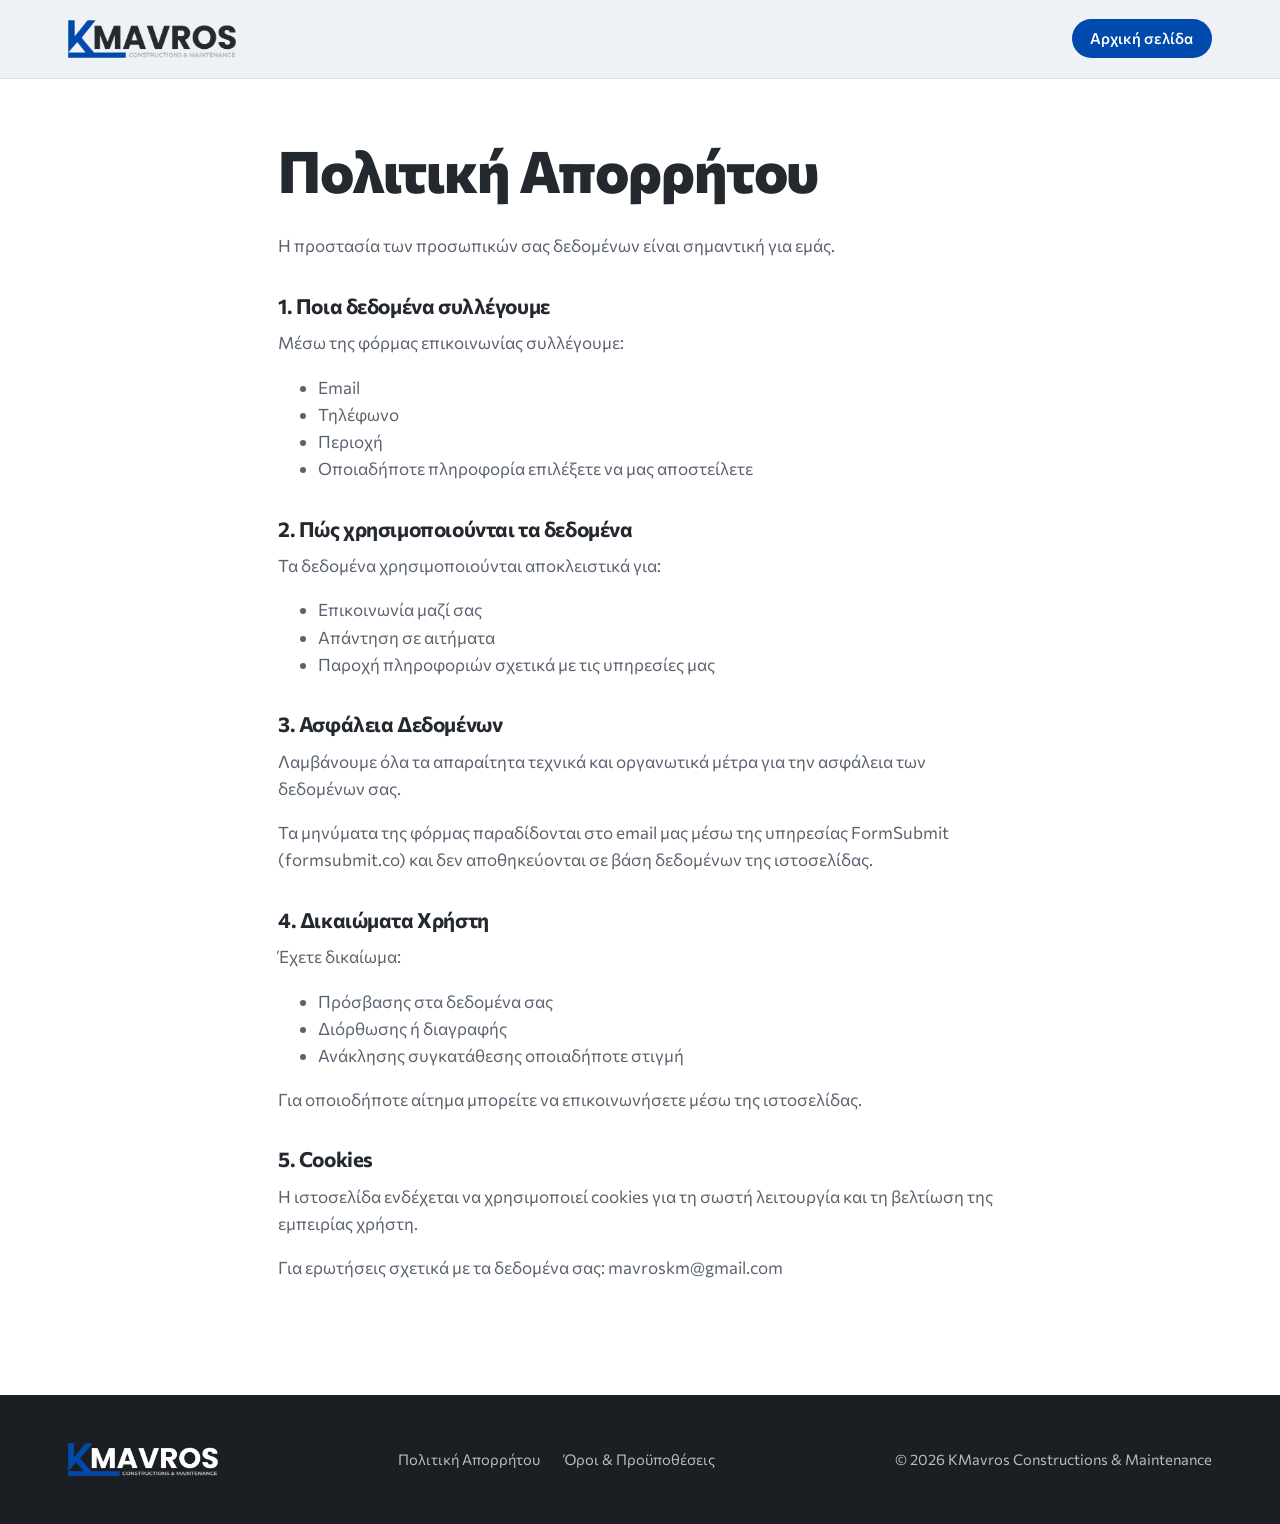
<file: privacy.html>
<!doctype html>
<html lang="el">
<head>
<meta charset="utf-8">
<meta name="viewport" content="width=device-width, initial-scale=1, viewport-fit=cover">
<title>Πολιτική Απορρήτου | KMavros</title>
<meta name="robots" content="index,follow">
<link rel="icon" href="favicon.png" type="image/png">
<link rel="stylesheet" href="assets/css/style.css">
</head>
<body>
<header class="site-header is-solid legal-header">
  <div class="wrap">
    <a class="brand" href="index.html" aria-label="KMavros, αρχική"><img class="logo-light" src="assets/img/logo-light.webp" alt="" width="480" height="107"><img class="logo-dark" src="assets/img/logo-dark.webp" alt="KMavros" width="480" height="107"></a>
    <nav class="nav" style="position:static;opacity:1;visibility:visible;flex-direction:row;background:none;padding:0" aria-label="Επιστροφή"><a class="btn btn--blue" href="index.html" style="color:#fff">Αρχική σελίδα</a></nav>
  </div>
</header>
<main class="legal"><div class="wrap">
<h1>Πολιτική Απορρήτου</h1>
<p>Η προστασία των προσωπικών σας δεδομένων είναι σημαντική για εμάς.</p>
<h2>1. Ποια δεδομένα συλλέγουμε</h2>
<p>Μέσω της φόρμας επικοινωνίας συλλέγουμε:</p>
<ul>
<li>Email</li>
<li>Τηλέφωνο</li>
<li>Περιοχή</li>
<li>Οποιαδήποτε πληροφορία επιλέξετε να μας αποστείλετε</li>
</ul>
<h2>2. Πώς χρησιμοποιούνται τα δεδομένα</h2>
<p>Τα δεδομένα χρησιμοποιούνται αποκλειστικά για:</p>
<ul>
<li>Επικοινωνία μαζί σας</li>
<li>Απάντηση σε αιτήματα</li>
<li>Παροχή πληροφοριών σχετικά με τις υπηρεσίες μας</li>
</ul>
<h2>3. Ασφάλεια Δεδομένων</h2>
<p>Λαμβάνουμε όλα τα απαραίτητα τεχνικά και οργανωτικά μέτρα για την ασφάλεια των δεδομένων σας.</p>
<p>Τα μηνύματα της φόρμας παραδίδονται στο email μας μέσω της υπηρεσίας FormSubmit (formsubmit.co) και δεν αποθηκεύονται σε βάση δεδομένων της ιστοσελίδας.</p>
<h2>4. Δικαιώματα Χρήστη</h2>
<p>Έχετε δικαίωμα:</p>
<ul>
<li>Πρόσβασης στα δεδομένα σας</li>
<li>Διόρθωσης ή διαγραφής</li>
<li>Ανάκλησης συγκατάθεσης οποιαδήποτε στιγμή</li>
</ul>
<p>Για οποιοδήποτε αίτημα μπορείτε να επικοινωνήσετε μέσω της ιστοσελίδας.</p>
<h2>5. Cookies</h2>
<p>Η ιστοσελίδα ενδέχεται να χρησιμοποιεί cookies για τη σωστή λειτουργία και τη βελτίωση της εμπειρίας χρήστη.</p>
<p>Για ερωτήσεις σχετικά με τα δεδομένα σας: mavroskm@gmail.com</p>
</div></main>
<footer class="site-footer"><div class="wrap">
  <img src="assets/img/logo-light.webp" alt="KMavros" width="480" height="107">
  <nav aria-label="Νομικά"><a href="privacy.html">Πολιτική Απορρήτου</a><a href="terms.html">Όροι &amp; Προϋποθέσεις</a></nav>
  <p style="margin:0">© 2026 KMavros Constructions &amp; Maintenance</p>
</div></footer>
</body>
</html>
</file>
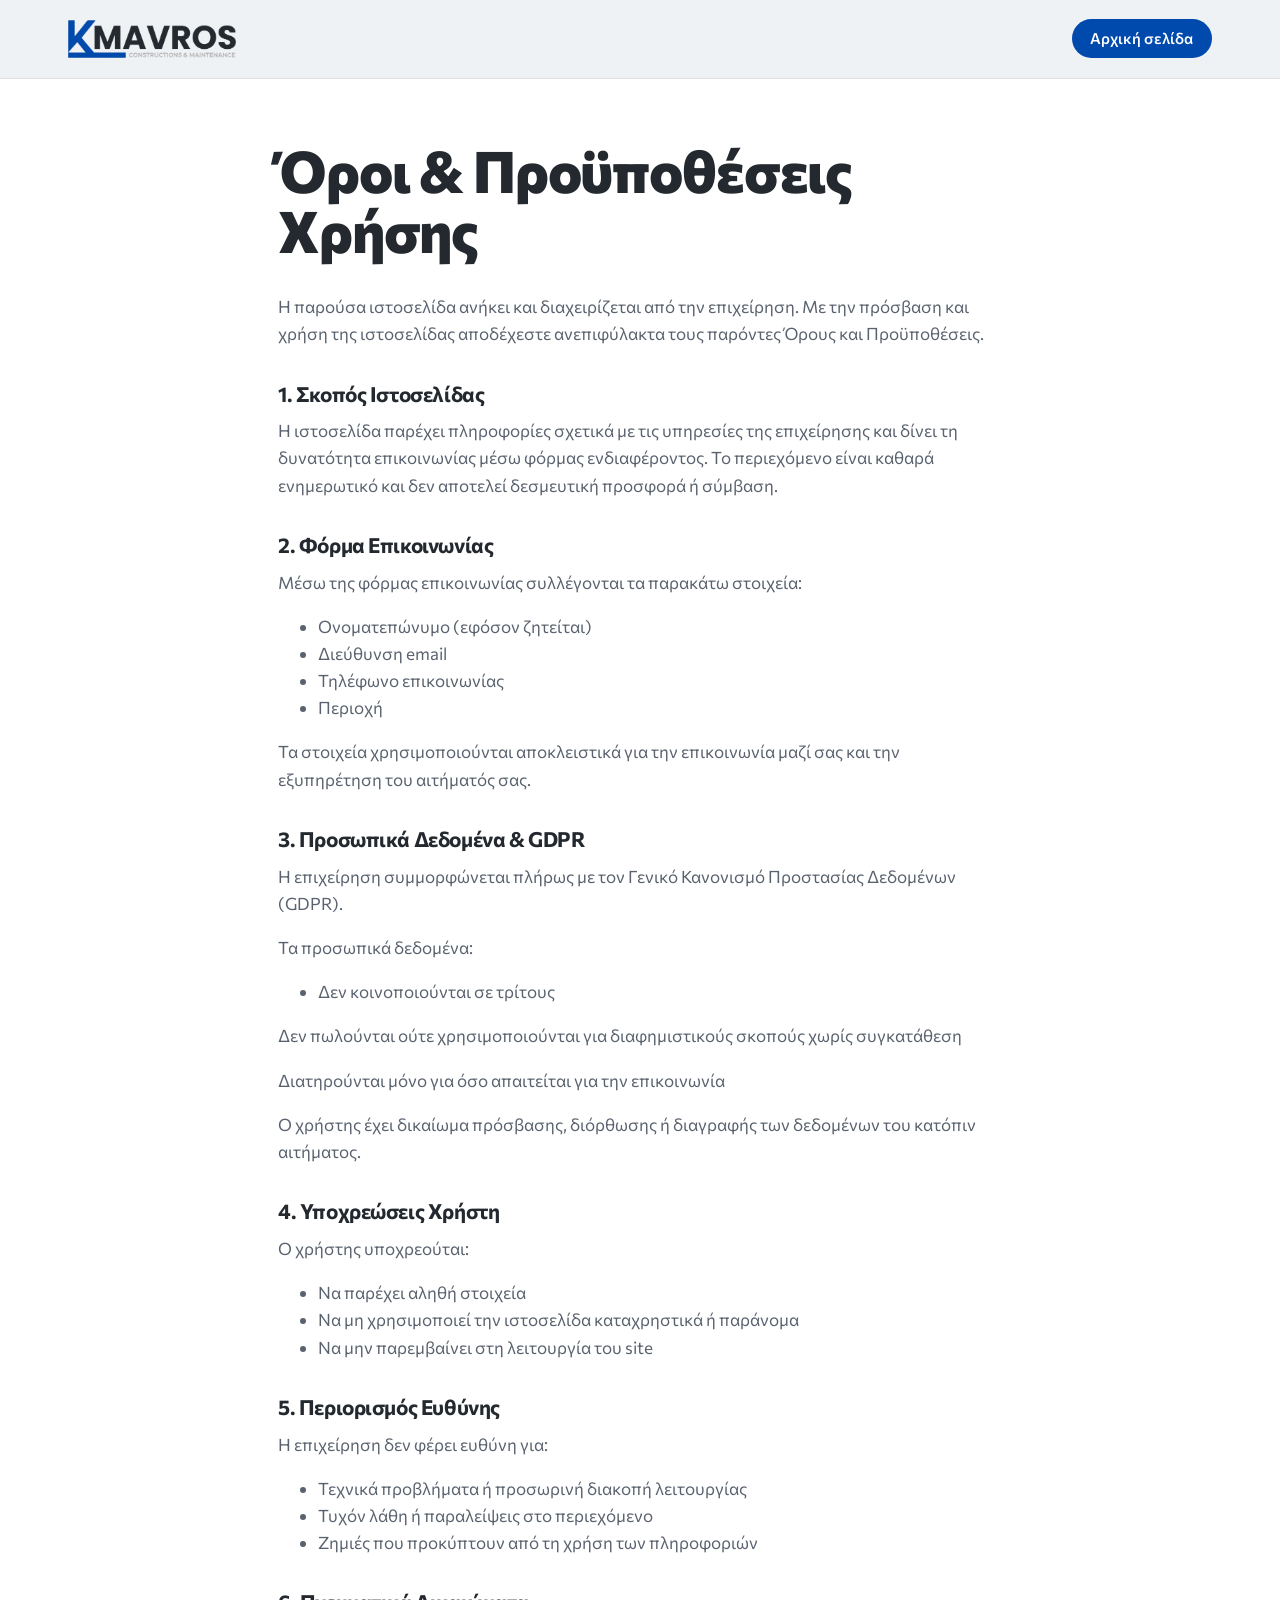
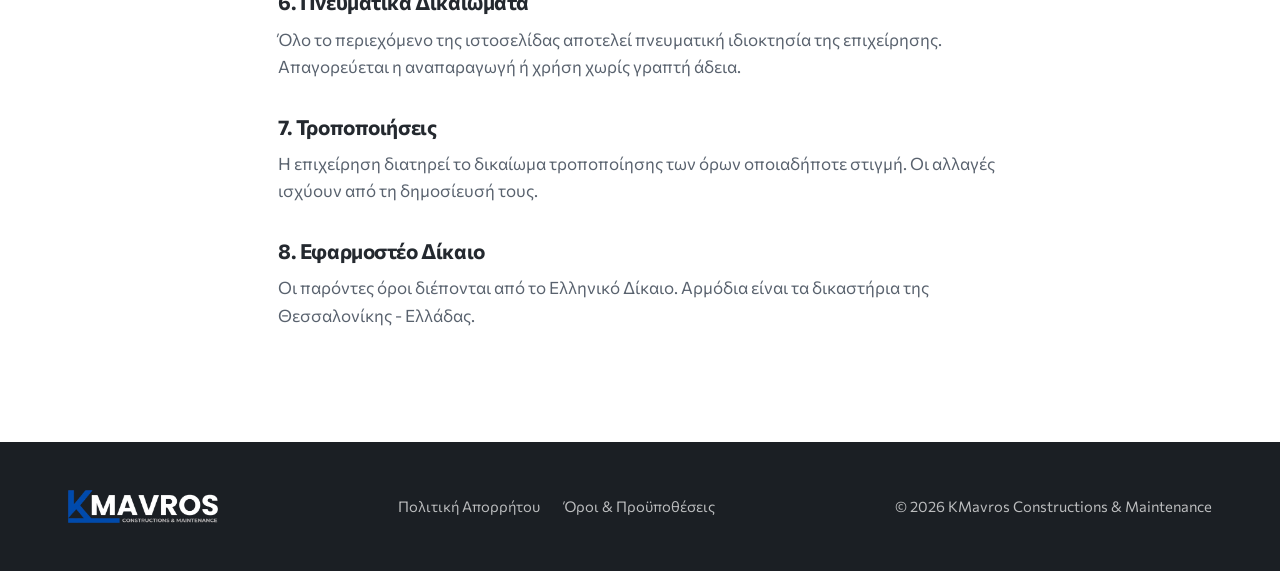
<file: terms.html>
<!doctype html>
<html lang="el">
<head>
<meta charset="utf-8">
<meta name="viewport" content="width=device-width, initial-scale=1, viewport-fit=cover">
<title>Όροι & Προϋποθέσεις | KMavros</title>
<meta name="robots" content="index,follow">
<link rel="icon" href="favicon.png" type="image/png">
<link rel="stylesheet" href="assets/css/style.css">
</head>
<body>
<header class="site-header is-solid legal-header">
  <div class="wrap">
    <a class="brand" href="index.html" aria-label="KMavros, αρχική"><img class="logo-light" src="assets/img/logo-light.webp" alt="" width="480" height="107"><img class="logo-dark" src="assets/img/logo-dark.webp" alt="KMavros" width="480" height="107"></a>
    <nav class="nav" style="position:static;opacity:1;visibility:visible;flex-direction:row;background:none;padding:0" aria-label="Επιστροφή"><a class="btn btn--blue" href="index.html" style="color:#fff">Αρχική σελίδα</a></nav>
  </div>
</header>
<main class="legal"><div class="wrap">
<h1>Όροι &amp; Προϋποθέσεις Χρήσης</h1>
<p>Η παρούσα ιστοσελίδα ανήκει και διαχειρίζεται από την επιχείρηση. Με την πρόσβαση και χρήση της ιστοσελίδας αποδέχεστε ανεπιφύλακτα τους παρόντες Όρους και Προϋποθέσεις.</p>
<h2>1. Σκοπός Ιστοσελίδας</h2>
<p>Η ιστοσελίδα παρέχει πληροφορίες σχετικά με τις υπηρεσίες της επιχείρησης και δίνει τη δυνατότητα επικοινωνίας μέσω φόρμας ενδιαφέροντος. Το περιεχόμενο είναι καθαρά ενημερωτικό και δεν αποτελεί δεσμευτική προσφορά ή σύμβαση.</p>
<h2>2. Φόρμα Επικοινωνίας</h2>
<p>Μέσω της φόρμας επικοινωνίας συλλέγονται τα παρακάτω στοιχεία:</p>
<ul>
<li>Ονοματεπώνυμο (εφόσον ζητείται)</li>
<li>Διεύθυνση email</li>
<li>Τηλέφωνο επικοινωνίας</li>
<li>Περιοχή</li>
</ul>
<p>Τα στοιχεία χρησιμοποιούνται αποκλειστικά για την επικοινωνία μαζί σας και την εξυπηρέτηση του αιτήματός σας.</p>
<h2>3. Προσωπικά Δεδομένα &amp; GDPR</h2>
<p>Η επιχείρηση συμμορφώνεται πλήρως με τον Γενικό Κανονισμό Προστασίας Δεδομένων (GDPR).</p>
<p>Τα προσωπικά δεδομένα:</p>
<ul>
<li>Δεν κοινοποιούνται σε τρίτους</li>
</ul>
<p>Δεν πωλούνται ούτε χρησιμοποιούνται για διαφημιστικούς σκοπούς χωρίς συγκατάθεση</p>
<p>Διατηρούνται μόνο για όσο απαιτείται για την επικοινωνία</p>
<p>Ο χρήστης έχει δικαίωμα πρόσβασης, διόρθωσης ή διαγραφής των δεδομένων του κατόπιν αιτήματος.</p>
<h2>4. Υποχρεώσεις Χρήστη</h2>
<p>Ο χρήστης υποχρεούται:</p>
<ul>
<li>Να παρέχει αληθή στοιχεία</li>
<li>Να μη χρησιμοποιεί την ιστοσελίδα καταχρηστικά ή παράνομα</li>
<li>Να μην παρεμβαίνει στη λειτουργία του site</li>
</ul>
<h2>5. Περιορισμός Ευθύνης</h2>
<p>Η επιχείρηση δεν φέρει ευθύνη για:</p>
<ul>
<li>Τεχνικά προβλήματα ή προσωρινή διακοπή λειτουργίας</li>
<li>Τυχόν λάθη ή παραλείψεις στο περιεχόμενο</li>
<li>Ζημιές που προκύπτουν από τη χρήση των πληροφοριών</li>
</ul>
<h2>6. Πνευματικά Δικαιώματα</h2>
<p>Όλο το περιεχόμενο της ιστοσελίδας αποτελεί πνευματική ιδιοκτησία της επιχείρησης. Απαγορεύεται η αναπαραγωγή ή χρήση χωρίς γραπτή άδεια.</p>
<h2>7. Τροποποιήσεις</h2>
<p>Η επιχείρηση διατηρεί το δικαίωμα τροποποίησης των όρων οποιαδήποτε στιγμή. Οι αλλαγές ισχύουν από τη δημοσίευσή τους.</p>
<h2>8. Εφαρμοστέο Δίκαιο</h2>
<p>Οι παρόντες όροι διέπονται από το Ελληνικό Δίκαιο. Αρμόδια είναι τα δικαστήρια της Θεσσαλονίκης - Ελλάδας.</p>
</div></main>
<footer class="site-footer"><div class="wrap">
  <img src="assets/img/logo-light.webp" alt="KMavros" width="480" height="107">
  <nav aria-label="Νομικά"><a href="privacy.html">Πολιτική Απορρήτου</a><a href="terms.html">Όροι &amp; Προϋποθέσεις</a></nav>
  <p style="margin:0">© 2026 KMavros Constructions &amp; Maintenance</p>
</div></footer>
</body>
</html>
</file>
<file: assets/css/style.css>
/* ==========================================================
   KMAVROS — Constructions & Maintenance
   ========================================================== */

@font-face {
  font-family: "Commissioner";
  src: url("../fonts/commissioner-greek-full-normal.woff2") format("woff2-variations");
  font-weight: 100 900;
  font-display: swap;
  unicode-range: U+0370-0377, U+037A-037F, U+0384-038A, U+038C, U+038E-03A1, U+03A3-03FF;
}
@font-face {
  font-family: "Commissioner";
  src: url("../fonts/commissioner-latin-full-normal.woff2") format("woff2-variations");
  font-weight: 100 900;
  font-display: swap;
  unicode-range: U+0000-00FF, U+0131, U+0152-0153, U+02BB-02BC, U+02C6, U+02DA, U+02DC, U+0304, U+0308, U+0329, U+2000-206F, U+20AC, U+2122, U+2191, U+2193, U+2212, U+2215, U+FEFF, U+FFFD;
}

:root {
  color-scheme: light;
  --blueprint: #0A3E91;
  --blueprint-deep: #072E6E;
  --blue: #004AAD;
  --paper: #EEF1F5;
  --white: #FFFFFF;
  --ink: #24292F;
  --muted: #59626E;
  --rule: rgba(36, 41, 47, 0.14);
  --amber: #F5A524;
  --amber-deep: #D9840B;

  --font: "Commissioner", "Segoe UI", system-ui, -apple-system, "Helvetica Neue", Arial, sans-serif;
  --step--1: 0.875rem;
  --step-0: 1.0625rem;
  --step-1: 1.3rem;
  --step-2: clamp(1.6rem, 1.2rem + 1.4vw, 2.2rem);
  --step-3: clamp(2.2rem, 1.4rem + 3vw, 3.6rem);
  --step-4: clamp(2.8rem, 1.2rem + 6vw, 6.4rem);

  --wrap: 1240px;
  --gutter: clamp(1.25rem, 4vw, 3rem);
  --ease: cubic-bezier(.2, .7, .1, 1);
}

*, *::before, *::after { box-sizing: border-box; }
html { -webkit-text-size-adjust: 100%; scroll-padding-top: 90px; }
html.lenis, html.lenis body { height: auto; }
.lenis.lenis-smooth { scroll-behavior: auto !important; }
.lenis.lenis-stopped { overflow: hidden; }

body {
  margin: 0;
  font-family: var(--font);
  font-size: var(--step-0);
  line-height: 1.6;
  color: var(--ink);
  background: var(--paper);
  font-variant-numeric: lining-nums;
}
img, video, svg { display: block; max-width: 100%; }
a { color: inherit; }
button { font: inherit; color: inherit; }
h1, h2, h3, h4 { margin: 0; line-height: 1.05; letter-spacing: -0.02em; }
p { margin: 0 0 1em; }

:focus-visible { outline: 3px solid var(--amber); outline-offset: 3px; border-radius: 4px; }

.skip-link {
  position: absolute; left: 1rem; top: -100px; z-index: 200;
  background: var(--amber); color: var(--ink); padding: .6rem 1rem; border-radius: 6px; font-weight: 600;
}
.skip-link:focus { top: 1rem; }

.wrap { width: 100%; max-width: var(--wrap); margin: 0 auto; padding: 0 var(--gutter); }
.sr-only { position: absolute; width: 1px; height: 1px; overflow: hidden; clip: rect(0 0 0 0); white-space: nowrap; }

/* ---------- Buttons ---------- */
.btn {
  --bg: var(--amber); --fg: var(--ink);
  display: inline-flex; align-items: center; gap: .6rem;
  padding: .95rem 1.5rem; border-radius: 999px; border: 0; cursor: pointer;
  background: var(--bg); color: var(--fg);
  font-weight: 650; font-size: 1rem; text-decoration: none; line-height: 1;
  transition: background .25s, color .25s, box-shadow .25s;
  will-change: transform;
}
.btn:hover { background: #FFB840; box-shadow: 0 10px 30px -12px rgba(245,165,36,.8); }
.btn svg { width: 18px; height: 18px; }
.btn--ghost { --bg: transparent; --fg: currentColor; box-shadow: inset 0 0 0 1.5px currentColor; }
.btn--ghost:hover { background: rgba(255,255,255,.1); box-shadow: inset 0 0 0 1.5px currentColor; }
.btn--blue { --bg: var(--blue); --fg: #fff; }
.btn--blue:hover { background: var(--blueprint); box-shadow: 0 10px 30px -12px rgba(0,74,173,.7); }

/* ---------- Header ---------- */
.site-header {
  position: fixed; inset: 0 0 auto; z-index: 100;
  padding-top: env(safe-area-inset-top, 0px);
  transition: transform .45s var(--ease), background .3s, box-shadow .3s;
}
.site-header .wrap { display: flex; align-items: center; justify-content: space-between; gap: 1.5rem; height: 78px; }
.site-header.is-solid { background: rgba(238,241,245,.92); backdrop-filter: blur(12px); -webkit-backdrop-filter: blur(12px); box-shadow: 0 1px 0 var(--rule); }
.site-header.is-hidden { transform: translateY(-110%); }

.brand { display: block; width: 168px; position: relative; }
.brand img { width: 100%; height: auto; transition: opacity .3s; }
.brand .logo-dark { position: absolute; inset: 0; opacity: 0; }
.is-solid .brand .logo-light { opacity: 0; }
.is-solid .brand .logo-dark { opacity: 1; }

.nav { display: flex; align-items: center; gap: 2rem; }
.nav ul { display: flex; gap: 1.75rem; list-style: none; margin: 0; padding: 0; }
.nav a { text-decoration: none; font-weight: 550; font-size: .98rem; color: #fff; position: relative; padding: .3rem 0; }
.nav ul a::after { content: ""; position: absolute; left: 0; right: 0; bottom: -2px; height: 2px; background: var(--amber); transform: scaleX(0); transform-origin: left; transition: transform .35s var(--ease); }
.nav ul a:hover::after, .nav ul a[aria-current="true"]::after { transform: scaleX(1); }
.is-solid .nav a { color: var(--ink); }
.nav .btn { padding: .75rem 1.15rem; font-size: .95rem; }
.is-solid .nav .btn { color: var(--ink); }

.menu-toggle { display: none; background: none; border: 0; padding: .5rem; cursor: pointer; color: #fff; }
.is-solid .menu-toggle { color: var(--ink); }
.menu-toggle span { display: block; width: 26px; height: 2px; background: currentColor; margin: 6px 0; transition: transform .3s, opacity .3s; }
.menu-open .menu-toggle span:nth-child(1) { transform: translateY(8px) rotate(45deg); }
.menu-open .menu-toggle span:nth-child(2) { opacity: 0; }
.menu-open .menu-toggle span:nth-child(3) { transform: translateY(-8px) rotate(-45deg); }

/* ---------- Pipe navigation (desktop) ---------- */
.pipe-nav {
  position: fixed; left: 26px; top: 50%; transform: translateY(-50%); z-index: 90;
  height: min(56vh, 460px); width: 22px;
  display: none;
}
.pipe-nav__track, .pipe-nav__fill { position: absolute; left: 9px; top: 0; width: 4px; border-radius: 4px; }
.pipe-nav__track { bottom: 0; background: rgba(36,41,47,.14); }
.pipe-nav__fill { height: 100%; background: linear-gradient(var(--amber), var(--amber-deep)); transform-origin: top; transform: scaleY(0); }
.pipe-nav.on-dark .pipe-nav__track { background: rgba(255,255,255,.22); }
.pipe-nav ol { list-style: none; margin: 0; padding: 0; position: absolute; inset: 0; }
.pipe-nav li { position: absolute; left: 0; transform: translateY(-50%); }
.pipe-nav a {
  display: block; width: 22px; height: 22px; border-radius: 50%;
  background: var(--paper); border: 2px solid rgba(36,41,47,.35);
  transition: border-color .3s, background .3s, transform .3s;
  position: relative;
}
.pipe-nav a::before { /* valve handle */
  content: ""; position: absolute; left: 50%; top: 50%; width: 10px; height: 2px; background: currentColor;
  color: rgba(36,41,47,.5); transform: translate(-50%,-50%) rotate(90deg); transition: transform .4s var(--ease), color .3s;
}
.pipe-nav a.is-active { border-color: var(--amber); background: #fff; }
.pipe-nav a.is-active::before { transform: translate(-50%,-50%) rotate(0deg); color: var(--amber-deep); }
.pipe-nav.on-dark a { background: var(--blueprint); border-color: rgba(255,255,255,.5); }
.pipe-nav.on-dark a::before { color: rgba(255,255,255,.7); }
.pipe-nav.on-dark a.is-active { border-color: var(--amber); }
.pipe-nav a span {
  position: absolute; left: 32px; top: 50%; transform: translate(-6px,-50%); white-space: nowrap;
  font-size: .82rem; font-weight: 600; background: var(--ink); color: #fff; padding: .25rem .6rem; border-radius: 4px;
  opacity: 0; pointer-events: none; transition: opacity .2s, transform .2s;
}
.pipe-nav a:hover span, .pipe-nav a:focus-visible span { opacity: 1; transform: translate(0,-50%); }
@media (min-width: 1360px) { .pipe-nav { display: block; } }

/* ---------- Hero ---------- */
.hero {
  position: relative; min-height: 100vh; min-height: 100svh;
  background-color: var(--blueprint);
  background-image:
    linear-gradient(rgba(255,255,255,.07) 1px, transparent 1px),
    linear-gradient(90deg, rgba(255,255,255,.07) 1px, transparent 1px),
    linear-gradient(rgba(255,255,255,.035) 1px, transparent 1px),
    linear-gradient(90deg, rgba(255,255,255,.035) 1px, transparent 1px);
  background-size: 120px 120px, 120px 120px, 24px 24px, 24px 24px;
  background-position: var(--gx, 0) var(--gy, 0);
  color: #fff; overflow: hidden;
  display: flex; align-items: center;
  padding: calc(110px + env(safe-area-inset-top, 0px)) 0 70px;
}
.hero::after { /* vignette */
  content: ""; position: absolute; inset: 0; pointer-events: none;
  background: radial-gradient(120% 90% at 70% 40%, transparent 40%, rgba(4,26,64,.55) 100%);
}
.hero .wrap { position: relative; z-index: 1; display: grid; grid-template-columns: minmax(0, 5fr) minmax(0, 6fr); gap: clamp(1.5rem, 4vw, 4rem); align-items: center; }
.hero__kicker { font-size: var(--step--1); font-weight: 600; color: rgba(255,255,255,.75); margin-bottom: 1.4rem; display: flex; align-items: center; gap: .7rem; }
.hero__kicker::before { content: ""; width: 34px; height: 2px; background: var(--amber); }
.hero h1 { font-size: clamp(2.6rem, 0.6rem + 4.9vw, 5.4rem); font-weight: 760; line-height: 1; letter-spacing: -0.03em; }
.hero h1 .line { display: block; overflow: hidden; padding-bottom: .06em; }
.hero h1 .line > span { display: inline-block; }
.hero__lead { margin: 1.8rem 0 2.2rem; max-width: 34rem; color: rgba(255,255,255,.86); font-size: 1.08rem; }
.hero__actions { display: flex; flex-wrap: wrap; gap: .9rem; }
.hero__area { margin-top: 2.6rem; font-size: var(--step--1); color: rgba(255,255,255,.65); display: flex; align-items: center; gap: .5rem; }
.hero__area svg { width: 16px; height: 16px; color: var(--amber); }

.drawing { width: 100%; height: auto; overflow: visible; }
.drawing .ln { fill: none; stroke: rgba(255,255,255,.92); stroke-width: 1.6; stroke-linecap: round; stroke-linejoin: round; }
.drawing .ln.thick { stroke-width: 2.6; }
.drawing .ln.thin { stroke-width: 1; stroke: rgba(255,255,255,.5); }
.drawing .ln.dim { stroke-width: 1; stroke: rgba(255,255,255,.55); }
.drawing .fillp { fill: rgba(255,255,255,.08); }
.drawing text { fill: rgba(255,255,255,.78); font-family: var(--font); font-size: 11.5px; font-weight: 500; letter-spacing: .01em; }
.drawing text.b { font-weight: 750; fill: #fff; font-size: 12.5px; }
.drawing .flow { fill: none; stroke: var(--amber); stroke-width: 3; stroke-linecap: round; stroke-dasharray: 2 12; opacity: 0; }
.drawing.is-live .flow { opacity: 1; animation: flow 1.1s linear infinite; transition: opacity .8s; }
.drawing .flow.slow { animation-duration: 1.8s; }
.drawing .sun-core { fill: var(--amber); opacity: 0; transform-origin: 575px 60px; }
.drawing.is-live .sun-core { opacity: 1; animation: pulse 3.2s ease-in-out infinite; }
.drawing .glow { fill: var(--amber); opacity: 0; }
.drawing.is-live .glow { animation: glow 2.6s ease-in-out infinite; }
.drawing .fan { transform-box: fill-box; transform-origin: center; }
.drawing.is-live .fan { animation: spin 1.4s linear infinite; }
@keyframes flow { to { stroke-dashoffset: -14; } }
@keyframes pulse { 0%,100% { transform: scale(1); } 50% { transform: scale(1.12); } }
@keyframes glow { 0%,100% { opacity: .45; } 50% { opacity: .85; } }
@keyframes spin { to { transform: rotate(360deg); } }

.hero__scroll {
  position: absolute; left: 50%; bottom: 22px; z-index: 1; transform: translateX(-50%);
  width: 26px; height: 42px; border-radius: 14px; border: 1.5px solid rgba(255,255,255,.5);
}
.hero__scroll::after { content: ""; position: absolute; left: 50%; top: 8px; width: 4px; height: 8px; margin-left: -2px; border-radius: 2px; background: var(--amber); animation: scrollcue 1.8s var(--ease) infinite; }
@keyframes scrollcue { 0% { transform: translateY(0); opacity: 1; } 80% { transform: translateY(14px); opacity: 0; } 100% { opacity: 0; } }

/* ---------- Generic sections ---------- */
.section { padding: clamp(5rem, 11vw, 9rem) 0; position: relative; }
.section-head { display: grid; grid-template-columns: minmax(0, 7fr) minmax(0, 5fr); gap: 2rem 4rem; align-items: end; margin-bottom: clamp(2.5rem, 6vw, 4.5rem); }
.section-head h2 { font-size: var(--step-3); font-weight: 780; }
.section-head p { color: var(--muted); margin: 0; max-width: 32rem; }

/* ---------- Statement / about ---------- */
.about { background: var(--white); }
.statement { font-size: var(--step-2); font-weight: 600; line-height: 1.28; letter-spacing: -0.015em; max-width: 24em; margin: 0 0 clamp(3rem, 7vw, 5.5rem); }
.statement .w { opacity: .16; transition: opacity .2s; }
.no-js .statement .w, .reduced .statement .w { opacity: 1; }

.about__grid { display: grid; grid-template-columns: minmax(0, 6fr) minmax(0, 5fr); gap: clamp(2rem, 5vw, 5rem); align-items: start; }
.about__media { position: relative; border-radius: 14px; overflow: hidden; aspect-ratio: 4 / 3; }
.about__media img { width: 100%; height: 118%; object-fit: cover; position: absolute; top: -9%; }
.about__text p { color: var(--muted); }
.stats { display: grid; grid-template-columns: 1fr 1fr; gap: 1rem; margin-top: 2.5rem; }
.stat { border-top: 2px solid var(--ink); padding-top: 1rem; }
.stat__num { font-size: clamp(3.4rem, 7vw, 5.6rem); font-weight: 800; line-height: 1; letter-spacing: -0.04em; color: var(--blue); display: flex; align-items: baseline; }
.stat__num small { font-size: .5em; color: var(--amber-deep); margin-left: .05em; }
.stat__label { font-weight: 600; margin-top: .4rem; }

/* ---------- Services ---------- */
.services { background: var(--paper); }
.tabs { display: inline-flex; gap: .3rem; padding: .3rem; background: var(--white); border-radius: 999px; box-shadow: inset 0 0 0 1px var(--rule); margin-bottom: 2rem; position: relative; }
.tabs button { position: relative; z-index: 1; border: 0; background: none; padding: .7rem 1.3rem; border-radius: 999px; font-weight: 650; cursor: pointer; transition: color .3s; }
.tabs button[aria-selected="true"] { color: #fff; }
.tabs__pill { position: absolute; z-index: 0; top: .3rem; bottom: .3rem; left: 0; width: 0; background: var(--blue); border-radius: 999px; transition: left .45s var(--ease), width .45s var(--ease); }

.svc-list { list-style: none; margin: 0; padding: 0; border-top: 1px solid var(--rule); }
.svc-list[hidden] { display: none; }
.svc { border-bottom: 1px solid var(--rule); position: relative; }
.svc::before { content: ""; position: absolute; inset: 0; background: linear-gradient(90deg, rgba(0,74,173,.08), rgba(0,74,173,.02)); transform: scaleX(0); transform-origin: left; transition: transform .6s var(--ease); pointer-events: none; }
.svc:hover::before, .svc.is-open::before { transform: scaleX(1); }
.svc__btn { width: 100%; display: grid; grid-template-columns: 1fr auto; align-items: center; gap: 1.5rem; background: none; border: 0; text-align: left; padding: 1.45rem .5rem; cursor: pointer; position: relative; }
.svc__title { font-size: clamp(1.15rem, .9rem + 1vw, 1.6rem); font-weight: 680; letter-spacing: -0.01em; line-height: 1.25; transition: transform .45s var(--ease), color .3s; }
.svc__btn:hover .svc__title { transform: translateX(10px); color: var(--blue); }
.svc__icon { width: 42px; height: 42px; border-radius: 50%; display: grid; place-items: center; box-shadow: inset 0 0 0 1.5px var(--rule); transition: background .3s, box-shadow .3s, transform .45s var(--ease); flex: none; }
.svc__icon svg { width: 16px; height: 16px; }
.svc.is-open .svc__icon { background: var(--amber); box-shadow: none; transform: rotate(45deg); }
.svc__panel { display: grid; grid-template-rows: 0fr; transition: grid-template-rows .5s var(--ease); }
.svc.is-open .svc__panel { grid-template-rows: 1fr; }
.svc__panel > div { overflow: hidden; }
.svc__panel p { color: var(--muted); max-width: 46rem; padding: 0 .5rem 1.6rem; margin: 0; }

.subsidy {
  margin-top: clamp(3rem, 7vw, 5rem); border-radius: 16px; overflow: hidden;
  display: grid; grid-template-columns: minmax(0, 5fr) minmax(0, 7fr); background: var(--blue); color: #fff;
}
.subsidy__media { position: relative; min-height: 300px; }
.subsidy__media img { position: absolute; inset: 0; width: 100%; height: 100%; object-fit: cover; }
.subsidy__body { padding: clamp(2rem, 5vw, 3.5rem); }
.subsidy h3 { font-size: var(--step-2); font-weight: 760; margin-bottom: 1rem; }
.subsidy p { color: rgba(255,255,255,.85); }
.subsidy .chips { display: flex; flex-wrap: wrap; gap: .5rem; margin: 1.4rem 0 2rem; padding: 0; list-style: none; }
.subsidy .chips li { font-size: .9rem; font-weight: 600; padding: .45rem .85rem; border-radius: 999px; background: rgba(255,255,255,.12); }

/* ---------- Energy comparison ---------- */
.energy { background: var(--blueprint-deep); color: #fff; overflow: hidden; }
.energy .section-head p { color: rgba(255,255,255,.75); }
.switch-row { display: flex; align-items: center; gap: 1rem; flex-wrap: wrap; margin-bottom: clamp(2rem, 5vw, 3.5rem); }
.switch-row .lbl { font-weight: 650; opacity: .55; transition: opacity .3s; cursor: pointer; }
.switch-row .lbl.on { opacity: 1; }
.switch {
  position: relative; width: 74px; height: 38px; border-radius: 999px; border: 0; cursor: pointer;
  background: #C9503F; transition: background .45s;
}
.switch[aria-checked="true"] { background: #1C9A55; }
.switch::after { content: ""; position: absolute; top: 4px; left: 4px; width: 30px; height: 30px; border-radius: 50%; background: #fff; transition: transform .45s var(--ease); box-shadow: 0 2px 8px rgba(0,0,0,.25); }
.switch[aria-checked="true"]::after { transform: translateX(36px); }

.energy__grid { display: grid; grid-template-columns: minmax(0, 6fr) minmax(0, 5fr); gap: clamp(2rem, 5vw, 5rem); align-items: center; }
.gauge { width: 100%; max-width: 560px; overflow: visible; }
.gauge .wedge { transform-origin: 200px 200px; }
.gauge .num-dot { font-family: var(--font); font-weight: 800; font-size: 13px; }
.gauge__caption { font-family: var(--font); font-size: 17px; font-weight: 750; fill: #fff; }
.gauge__sub { font-family: var(--font); font-size: 12px; font-weight: 500; fill: rgba(255,255,255,.7); }
.energy__desc { font-size: 1.12rem; color: rgba(255,255,255,.85); margin-bottom: 2rem; min-height: 5.5em; }
.points { list-style: none; margin: 0; padding: 0; display: grid; gap: 1.15rem; }
.points li { display: grid; grid-template-columns: 34px 1fr; gap: .9rem; align-items: start; }
.points .n { width: 30px; height: 30px; border-radius: 50%; display: grid; place-items: center; font-weight: 800; font-size: .85rem; color: var(--ink); background: var(--c, #fff); transition: background .5s; }
.points strong { display: block; font-weight: 700; }
.points span.t { color: rgba(255,255,255,.72); font-size: .97rem; }

.pv { display: grid; grid-template-columns: minmax(0, 7fr) minmax(0, 5fr); gap: clamp(2rem, 5vw, 4rem); align-items: center; margin-top: clamp(4rem, 9vw, 7rem); }
.pv__video { border-radius: 16px; overflow: hidden; position: relative; aspect-ratio: 16/9; background: #0d2a55; }
.pv__video video { width: 100%; height: 100%; object-fit: cover; }
.pv h3 { font-size: var(--step-2); font-weight: 760; margin-bottom: 1rem; }
.pv p { color: rgba(255,255,255,.8); }

/* ---------- Process ---------- */
.process { background: var(--white); }
.process__grid { display: grid; grid-template-columns: minmax(0, 5fr) minmax(0, 6fr); gap: clamp(2rem, 6vw, 6rem); }
.process__media { position: sticky; top: 14vh; height: 72vh; max-height: 640px; border-radius: 16px; overflow: hidden; }
.process__media img { position: absolute; inset: 0; width: 100%; height: 100%; object-fit: cover; clip-path: inset(100% 0 0 0); transition: clip-path 1s var(--ease), transform 1.4s var(--ease); transform: scale(1.08); }
.process__media img.is-active { clip-path: inset(0 0 0 0); transform: scale(1); }
.process__media img.is-past { clip-path: inset(0 0 0 0); transform: scale(1); }
.steps { list-style: none; margin: 0; padding: 0; }
.step { min-height: 62vh; display: flex; flex-direction: column; justify-content: center; padding: 2rem 0; border-top: 1px solid var(--rule); opacity: .32; transition: opacity .6s; }
.step:first-child { border-top: 0; }
.step.is-active { opacity: 1; }
.step__n { font-size: 1rem; font-weight: 800; color: var(--amber-deep); margin-bottom: 1rem; }
.step h3 { font-size: var(--step-2); font-weight: 750; margin-bottom: 1rem; max-width: 18em; }
.step p { color: var(--muted); max-width: 34rem; }
.step__img { display: none; }

/* ---------- Build sequence ---------- */
.build { background: var(--paper); }
.build__stage { min-height: 100vh; display: flex; flex-direction: column; justify-content: center; padding: 110px 0 50px; }
.build__head { display: flex; justify-content: space-between; align-items: end; gap: 2rem; flex-wrap: wrap; margin-bottom: 2rem; }
.build__head h2 { font-size: var(--step-3); font-weight: 780; max-width: 13em; }
.build__frame { position: relative; aspect-ratio: 680 / 376; max-height: 62vh; width: 100%; margin: 0 auto; border-radius: 14px; overflow: hidden; background: #dde3ea; }
.build__frame img { position: absolute; inset: 0; width: 100%; height: 100%; object-fit: cover; }
.build__frame img + img { opacity: 0; }
.build__bar { display: grid; grid-template-columns: repeat(4, 1fr); gap: 1rem; margin-top: 1.4rem; list-style: none; padding: 0; }
.build__bar li { position: relative; padding-top: 1rem; font-weight: 650; font-size: .98rem; color: var(--muted); transition: color .3s; }
.build__bar li::before { content: ""; position: absolute; left: 0; right: 0; top: 0; height: 4px; border-radius: 4px; background: var(--rule); }
.build__bar li i { position: absolute; left: 0; top: 0; height: 4px; width: 100%; border-radius: 4px; background: var(--blue); transform: scaleX(0); transform-origin: left; }
.build__bar li.is-on { color: var(--ink); }
.build__bar li b { color: var(--amber-deep); font-weight: 800; margin-right: .4rem; }
.reduced .build__frame { aspect-ratio: auto; max-height: none; display: grid; grid-template-columns: 1fr 1fr; gap: 6px; background: none; }
.reduced .build__frame img { position: static; opacity: 1 !important; }

/* ---------- Contact ---------- */
.contact { background: var(--ink); color: #fff; }
.contact .section-head p { color: rgba(255,255,255,.7); }
.contact__grid { display: grid; grid-template-columns: minmax(0, 5fr) minmax(0, 7fr); gap: clamp(2rem, 6vw, 6rem); }
.info { list-style: none; margin: 0; padding: 0; display: grid; gap: 1.8rem; }
.info h3 { font-size: .9rem; font-weight: 600; color: rgba(255,255,255,.6); margin-bottom: .35rem; letter-spacing: 0; }
.info a, .info p { font-size: 1.2rem; font-weight: 600; text-decoration: none; margin: 0; }
.info a:hover { color: var(--amber); }
.info p + p { font-weight: 450; font-size: 1rem; color: rgba(255,255,255,.78); }

.form { display: grid; grid-template-columns: 1fr 1fr; gap: 1.1rem 1.2rem; }
.field { display: grid; gap: .45rem; }
.field--full { grid-column: 1 / -1; }
.field label { font-size: .92rem; font-weight: 600; color: rgba(255,255,255,.8); }
.field input, .field select, .field textarea {
  width: 100%; font: inherit; color: #fff; background: rgba(255,255,255,.06);
  border: 1.5px solid rgba(255,255,255,.18); border-radius: 10px; padding: .85rem 1rem;
  transition: border-color .25s, background .25s;
}
.field select { appearance: none; background-image: url("data:image/svg+xml,%3Csvg xmlns='http://www.w3.org/2000/svg' width='12' height='8' fill='none' stroke='%23fff' stroke-width='2'%3E%3Cpath d='M1 1l5 5 5-5'/%3E%3C/svg%3E"); background-repeat: no-repeat; background-position: right 1rem center; }
.field select option { color: var(--ink); }
.field textarea { min-height: 140px; resize: vertical; }
.field input:focus, .field select:focus, .field textarea:focus { outline: none; border-color: var(--amber); background: rgba(255,255,255,.1); }
.field input::placeholder, .field textarea::placeholder { color: rgba(255,255,255,.4); }
.consent { grid-column: 1 / -1; display: flex; gap: .7rem; align-items: flex-start; font-size: .92rem; color: rgba(255,255,255,.75); }
.consent input { width: 20px; height: 20px; margin-top: 2px; accent-color: var(--amber); flex: none; }
.consent a { color: #fff; }
.form__foot { grid-column: 1 / -1; display: flex; align-items: center; gap: 1.2rem; flex-wrap: wrap; margin-top: .4rem; }
.form__status { font-size: .95rem; font-weight: 550; }
.form__status.ok { color: #7FE0A6; }
.form__status.err { color: #FFB4A6; }
.hp { position: absolute; left: -9999px; }

/* ---------- Footer ---------- */
.site-footer { background: #1B1F24; color: rgba(255,255,255,.7); padding: 3rem 0 calc(3rem + env(safe-area-inset-bottom, 0px)); font-size: .92rem; }
.site-footer .wrap { display: flex; flex-wrap: wrap; justify-content: space-between; align-items: center; gap: 1.5rem; }
.site-footer img { width: 150px; height: auto; }
.site-footer nav { display: flex; gap: 1.5rem; flex-wrap: wrap; }
.site-footer a { text-decoration: none; }
.site-footer a:hover { color: #fff; }

/* ---------- Call FAB ---------- */
.call-fab {
  position: fixed; right: 18px; bottom: calc(18px + env(safe-area-inset-bottom, 0px)); z-index: 95;
  width: 58px; height: 58px; border-radius: 50%; background: var(--amber); color: var(--ink);
  display: none; place-items: center; box-shadow: 0 10px 26px -8px rgba(0,0,0,.45);
}
.call-fab svg { width: 24px; height: 24px; }
.call-fab::after { content: ""; position: absolute; inset: 0; border-radius: 50%; border: 2px solid var(--amber); animation: ring 2.4s ease-out infinite; }
@keyframes ring { from { transform: scale(1); opacity: .9; } to { transform: scale(1.6); opacity: 0; } }

/* ---------- Reveal helpers ---------- */
.reveal-img { clip-path: inset(0 0 100% 0); }
.reduced .reveal-img, .no-js .reveal-img { clip-path: none; }

/* ---------- Legal pages ---------- */
.legal { padding: 140px 0 6rem; background: var(--white); }
.legal .wrap { max-width: 820px; }
.legal h1 { font-size: var(--step-3); font-weight: 780; margin-bottom: 2rem; }
.legal h2 { font-size: 1.3rem; font-weight: 700; margin: 2.2rem 0 .8rem; }
.legal p, .legal li { color: var(--muted); }
.legal-header { background: var(--paper); box-shadow: 0 1px 0 var(--rule); }
.legal-header .nav a { color: var(--ink); }

/* ---------- Responsive ---------- */
@media (max-width: 1020px) {
  .hero .wrap { grid-template-columns: 1fr; }
  .hero__art { max-width: 640px; order: -1; margin: -10px auto 0; width: 100%; }
  .hero { padding-top: 100px; }
  .about__grid, .energy__grid, .pv, .contact__grid, .subsidy { grid-template-columns: 1fr; }
  .section-head { grid-template-columns: 1fr; }
  .process__grid { grid-template-columns: 1fr; }
  .process__media { display: none; }
  .step { min-height: 0; opacity: 1; padding: 2.5rem 0; }
  .step { display: grid; grid-template-columns: 76px 1fr; column-gap: 1rem; align-items: center; }
  .step__img { display: block; grid-row: 1 / 3; width: 76px; height: 76px; border-radius: 12px; object-fit: cover; }
  .step__n { margin-bottom: .2rem; }
  .step h3 { margin-bottom: 0; font-size: 1.25rem; }
  .step p { grid-column: 1 / -1; margin-top: 1rem; }
  .gauge { margin: 0 auto; }
}
@media (max-width: 900px) {
  .menu-toggle { display: block; }
  .nav { position: fixed; inset: 0; background: var(--blueprint); flex-direction: column; justify-content: center; gap: 2.5rem;
         opacity: 0; visibility: hidden; transition: opacity .35s, visibility .35s; padding: 2rem; }
  .nav ul { flex-direction: column; align-items: center; gap: 1.6rem; }
  .nav a, .is-solid .nav a { color: #fff; font-size: 1.6rem; font-weight: 700; }
  .nav .btn, .is-solid .nav .btn { font-size: 1.05rem; color: #fff; }
  .menu-open .nav { opacity: 1; visibility: visible; }
  .menu-toggle { position: relative; z-index: 2; }
  .menu-open .menu-toggle { color: #fff; }
  .menu-open .brand .logo-light { opacity: 1; }
  .menu-open .brand .logo-dark { opacity: 0; }
  .menu-open .site-header { background: transparent; box-shadow: none; }
  .brand { position: relative; z-index: 2; }
  .call-fab { display: grid; }
}
@media (max-width: 640px) {
  body { font-size: 1rem; }
  .form { grid-template-columns: 1fr; }
  .stats { grid-template-columns: 1fr 1fr; }
  .build__bar { grid-template-columns: 1fr 1fr; }
  .brand { width: 140px; }
  .hero__scroll { display: none; }
}

@media (prefers-reduced-motion: reduce) {
  *, *::before, *::after { animation-duration: .001ms !important; animation-iteration-count: 1 !important; transition-duration: .001ms !important; }
  .drawing .flow { opacity: 1; stroke-dasharray: none; }
  .drawing .sun-core { opacity: 1; }
}

/* ==========================================================
   SOLAR — day simulation
   ========================================================== */
.solar { background: var(--white); }
.solar__board {
  --sky: #0A2E66;
  position: relative; border-radius: 20px; overflow: hidden; color: #fff;
  background: var(--sky);
  background-image:
    linear-gradient(rgba(255,255,255,.05) 1px, transparent 1px),
    linear-gradient(90deg, rgba(255,255,255,.05) 1px, transparent 1px);
  background-size: 40px 40px;
  transition: background-color .4s linear;
}
.solar__glow { position: absolute; inset: 0; pointer-events: none; background: radial-gradient(90% 60% at 50% 0%, rgba(245,165,36,.45), transparent 70%); opacity: 0; }
.solar__stars { position: absolute; inset: 0; pointer-events: none; opacity: 0;
  background-image: radial-gradient(1.5px 1.5px at 12% 18%, #fff 50%, transparent 51%), radial-gradient(1px 1px at 28% 9%, #fff 50%, transparent 51%),
    radial-gradient(1.5px 1.5px at 47% 14%, #fff 50%, transparent 51%), radial-gradient(1px 1px at 66% 6%, #fff 50%, transparent 51%),
    radial-gradient(1.5px 1.5px at 83% 16%, #fff 50%, transparent 51%), radial-gradient(1px 1px at 92% 8%, #fff 50%, transparent 51%); }
.solar__sky { position: relative; height: 86px; }
.solar__sun { position: absolute; width: 40px; height: 40px; margin: -20px 0 0 -20px; border-radius: 50%; background: radial-gradient(circle, #FFD36B 0 45%, rgba(255,190,60,.35) 46% 100%); box-shadow: 0 0 40px 10px rgba(255,185,50,.45); }
.solar__moon { position: absolute; right: 7%; top: 26px; width: 22px; height: 22px; border-radius: 50%; box-shadow: inset -7px -3px 0 0 #E8EEF8; opacity: 0; }
.solar__horizon { position: absolute; left: 0; right: 0; bottom: 0; height: 1px; background: rgba(255,255,255,.25); }
.solar__clock { position: absolute; left: clamp(1rem, 3vw, 2rem); top: 22px; font-size: 1.9rem; font-weight: 780; letter-spacing: -0.02em; font-variant-numeric: tabular-nums; }
.solar__clock small { display: block; font-size: .8rem; font-weight: 550; letter-spacing: 0; color: rgba(255,255,255,.7); }
.solar__svg { display: block; width: 100%; height: auto; padding: 0 clamp(.5rem, 2vw, 1.5rem); }
.solar__svg .lnk { fill: none; stroke: rgba(255,255,255,.14); stroke-width: 3; stroke-linecap: round; }
.solar__svg .lnk.on { stroke: rgba(245,165,36,.35); }
.solar__svg .card rect.bg { fill: #0A2350; stroke: rgba(255,255,255,.2); stroke-width: 1.2; }
.solar__svg .card.hub rect.bg { stroke: var(--amber); stroke-width: 1.8; }
.solar__svg .card .ic { fill: none; stroke: var(--amber); stroke-width: 1.8; stroke-linecap: round; stroke-linejoin: round; }
.solar__svg text { font-family: var(--font); fill: #fff; }
.solar__svg .tt { font-size: 13px; font-weight: 600; fill: rgba(255,255,255,.78); }
.solar__svg .vv { font-size: 23px; font-weight: 780; letter-spacing: -0.02em; font-variant-numeric: tabular-nums; }
.solar__svg .ss { font-size: 12px; font-weight: 500; fill: rgba(255,255,255,.66); }
.solar__svg .bar-bg { fill: rgba(255,255,255,.14); }
.solar__svg .bar { fill: #3DDC84; }
.solar__controls { display: grid; grid-template-columns: auto 1fr; gap: 1rem 1.2rem; align-items: center; padding: 1rem clamp(1rem, 3vw, 2rem) 1.6rem; }
.play { width: 52px; height: 52px; border-radius: 50%; border: 0; background: var(--amber); color: var(--ink); display: grid; place-items: center; cursor: pointer; transition: transform .2s; }
.play:hover { transform: scale(1.06); }
.play svg { width: 20px; height: 20px; }
.timeline { position: relative; }
.timeline svg { width: 100%; height: 54px; display: block; }
.timeline input[type=range] { width: 100%; margin: .4rem 0 0; accent-color: var(--amber); cursor: pointer; }
.timeline__ticks { display: flex; justify-content: space-between; font-size: .78rem; color: rgba(255,255,255,.6); margin-top: .2rem; }
.timeline__legend { display: flex; gap: 1.2rem; font-size: .8rem; color: rgba(255,255,255,.75); margin-bottom: .3rem; flex-wrap: wrap; }
.timeline__legend i { display: inline-block; width: 12px; height: 4px; border-radius: 2px; margin-right: .4rem; vertical-align: middle; }

.benefits { display: grid; grid-template-columns: repeat(3, 1fr); gap: clamp(1.5rem, 3vw, 2.5rem); margin-top: clamp(2.5rem, 5vw, 3.5rem); list-style: none; padding: 0; }
.benefits li { border-top: 2px solid var(--ink); padding-top: 1.2rem; }
.benefits svg { width: 34px; height: 34px; color: var(--blue); margin-bottom: .9rem; }
.benefits h3 { font-size: 1.3rem; font-weight: 720; margin-bottom: .6rem; line-height: 1.2; }
.benefits p { color: var(--muted); margin: 0; }
.solar__note { font-size: .85rem; color: var(--muted); margin: 1.6rem 0 0; max-width: 60rem; }
.solar .pv { margin-top: clamp(3.5rem, 8vw, 6rem); }
.solar .pv p { color: var(--muted); }

/* ==========================================================
   BIM — MEP coordination walkthrough
   ========================================================== */
.bim { background: #061632; color: #fff; }
.bim__stage { min-height: 100vh; display: flex; align-items: center; padding: 100px 0 40px;
  background-image: linear-gradient(rgba(120,170,255,.06) 1px, transparent 1px), linear-gradient(90deg, rgba(120,170,255,.06) 1px, transparent 1px);
  background-size: 32px 32px; }
.bim__grid { display: grid; grid-template-columns: minmax(0, 4fr) minmax(0, 8fr); gap: clamp(1.5rem, 4vw, 4rem); align-items: center; width: 100%; }
.bim__intro h2 { font-size: clamp(2rem, 1.2rem + 2.6vw, 3.2rem); font-weight: 780; margin-bottom: 1rem; }
.bim__intro > p { color: rgba(255,255,255,.72); margin-bottom: 1.8rem; }
.bim__steps { position: relative; min-height: 15.5rem; }
.bim-step { position: absolute; inset: 0 0 auto 0; opacity: 0; transform: translateY(14px); transition: opacity .45s, transform .45s var(--ease); pointer-events: none; }
.bim-step.is-active { opacity: 1; transform: none; pointer-events: auto; }
.bim-step .k { font-size: .9rem; font-weight: 700; color: var(--c, var(--amber)); margin-bottom: .5rem; display: flex; align-items: center; gap: .6rem; }
.bim-step .k::before { content: ""; width: 22px; height: 4px; border-radius: 2px; background: currentColor; }
.bim-step h3 { font-size: 1.6rem; font-weight: 740; margin-bottom: .7rem; }
.bim-step p { color: rgba(255,255,255,.78); margin: 0; }
.bim__legend { display: flex; flex-wrap: wrap; gap: .45rem; margin-top: 1.6rem; list-style: none; padding: 0; }
.bim__legend button { display: inline-flex; align-items: center; gap: .45rem; border: 1px solid rgba(255,255,255,.18); background: rgba(255,255,255,.04); color: rgba(255,255,255,.7); border-radius: 999px; padding: .38rem .75rem; font-size: .82rem; font-weight: 600; cursor: pointer; transition: border-color .3s, color .3s, background .3s; }
.bim__legend button i { width: 9px; height: 9px; border-radius: 50%; background: var(--c); }
.bim__legend button.is-on { color: #fff; border-color: var(--c); background: rgba(255,255,255,.08); }
.bim__progress { height: 3px; background: rgba(255,255,255,.12); border-radius: 3px; margin-top: 1.4rem; overflow: hidden; }
.bim__progress i { display: block; height: 100%; width: 100%; background: linear-gradient(90deg, #F5C518, #4FD1E8, #FF8A3D, #FF3B5C, #7BE08A); transform: scaleX(0); transform-origin: left; }
.bim__view { position: relative; }
.bim-svg { width: 100%; height: auto; max-height: 84vh; overflow: visible; }
.bim-svg .d { fill: none; stroke-linecap: round; stroke-linejoin: round; }
.bim-svg text { font-family: var(--font); font-size: 12.5px; font-weight: 650; fill: #fff; paint-order: stroke; stroke: #061632; stroke-width: 4px; stroke-linejoin: round; }
.bim-svg .lbl line { stroke: rgba(255,255,255,.6); stroke-width: 1; }
.bim-svg .lbl circle { fill: #fff; }
.bim-svg .clash-ring { fill: none; stroke-width: 2.5; }
.bim__hud { position: absolute; right: 0; top: 0; font-size: .78rem; color: rgba(255,255,255,.55); text-align: right; line-height: 1.5; font-variant-numeric: tabular-nums; }
.reduced .bim-step, .no-pin .bim-step { position: static; opacity: 1; transform: none; margin-bottom: 1.4rem; }
.reduced .bim__steps, .no-pin .bim__steps { min-height: 0; }

@media (max-width: 1020px) {
  .benefits { grid-template-columns: 1fr; }
  .bim__stage { align-items: flex-start; padding-top: 84px; }
  .bim__grid { grid-template-columns: 1fr; gap: .5rem; }
  .bim__view { order: -1; }
  .bim-svg { max-height: 46vh; }
  .bim-svg .lbl { display: none; }
  .bim__intro h2 { font-size: 1.7rem; margin-bottom: .4rem; }
  .bim__intro > p { display: none; }
  .bim-step h3 { font-size: 1.25rem; margin-bottom: .4rem; }
  .bim-step p { font-size: .95rem; }
  .bim__steps { min-height: 10.5rem; }
  .bim__legend { margin-top: .6rem; }
  .bim__hud { display: none; }
}
@media (max-width: 640px) {
  .solar__clock { font-size: 1.5rem; top: 16px; }
  .solar__sky { height: 70px; }
  .solar__controls { grid-template-columns: 1fr; }
  .play { width: 46px; height: 46px; }
}
</file>
